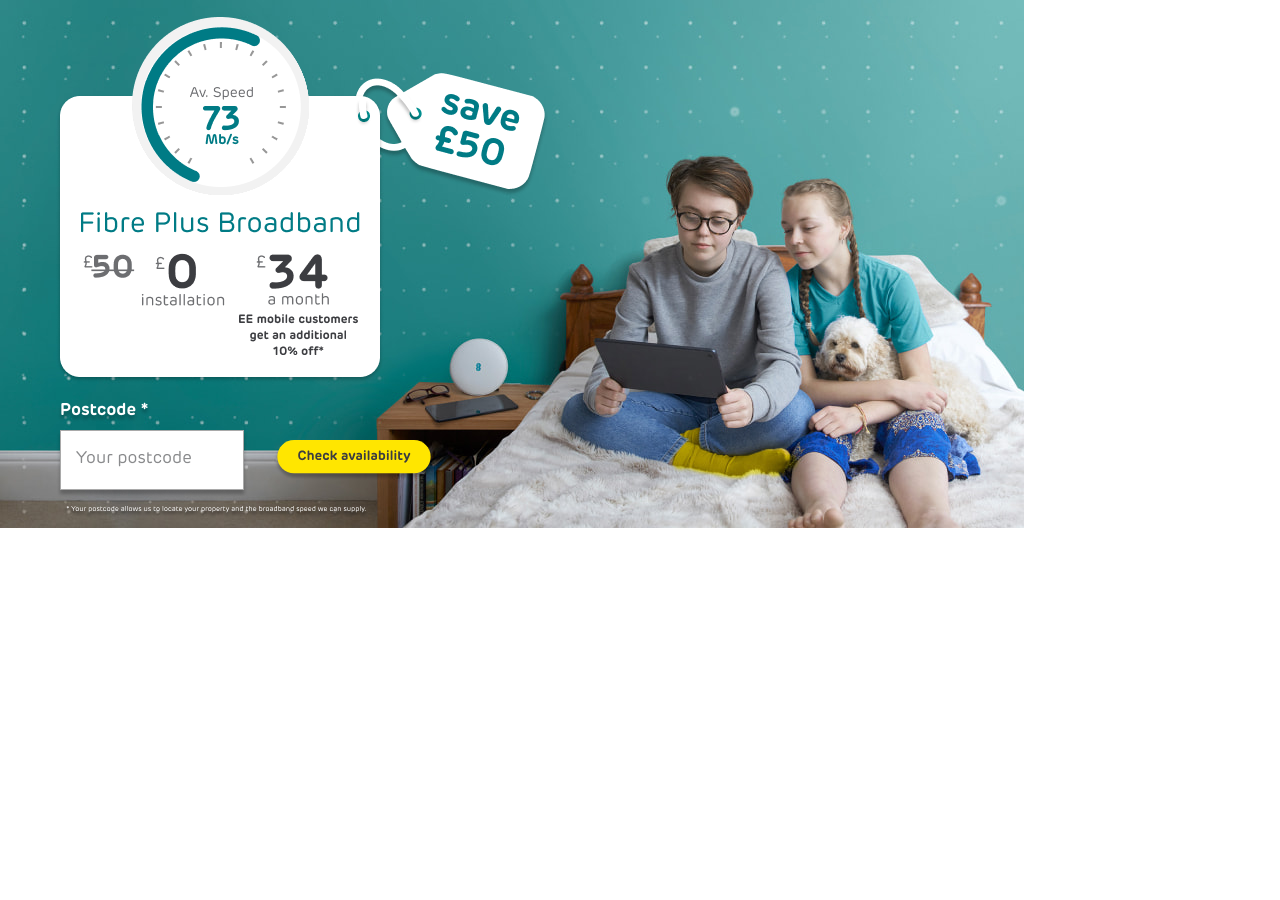
<file: 1024x528-proposition-1024px_828665399/index.html>
<html>
<head>
	<meta charset="utf-8">
	<title>1024x528 Proposition 1024px</title>
	<meta name="viewport" content="width=device-width, initial-scale=1.0, maximum-scale=1.0, user-scalable=no" />
	<link type="text/css" href="bannerify.css" rel="stylesheet" />
</head>
<body>
	<div id="banner1_609576017">
		<svg id="banner1_609576017Loader" style="position: absolute; top: 50%; left: 50%; margin-left: -19px; margin-top: -19px; z-index: 2;" width="38" height="38"><defs><linearGradient x1="8.042%" y1="0%" x2="65.682%" y2="23.865%" id="a"><stop stop-color="#666" stop-opacity="0" offset="0%"/><stop stop-color="#666" stop-opacity=".631" offset="63.146%"/><stop stop-color="#666" offset="100%"/></linearGradient></defs><g transform="translate(1 1)" fill="none" fill-rule="evenodd"><path d="M36 18c0-9.94-8.06-18-18-18" stroke="url(#a)" stroke-width="2"><animateTransform attributeName="transform" type="rotate" from="0 18 18" to="360 18 18" dur="0.9s" repeatCount="indefinite"/></path><circle fill="#666" cx="36" cy="18" r="1"><animateTransform attributeName="transform" type="rotate" from="0 18 18" to="360 18 18" dur="0.9s" repeatCount="indefinite"/></circle></g></svg>
			<div style="display: none;" id="b_1_banner1_609576017" class="js-bnfy">
				<img id="img_1_banner1_609576017" class="bnfy-enter" alt="Background" width="1024" height="528" src="images/background_593332370.jpg"/>
			</div>
			<div style="display: none;" id="b_2_banner1_609576017" class="js-bnfy">
				<img id="img_2_banner1_609576017" class="bnfy-enter" alt="Save £50 | Tag Label Icon | Right Bottom" width="199" height="133" src="images/save-50-tag-label-icon-right-bottom_378199174.png"/>
			</div>
			<div style="display: none;" id="b_3_banner1_609576017" class="js-bnfy">
				<img id="img_3_banner1_609576017" class="bnfy-enter" alt="Your postcode and la" width="434" height="14" src="images/your-postcode-and-la_205906516.svg"/>
			</div>
			<div style="display: none;" id="b_4_banner1_609576017" class="js-bnfy">
				<img id="img_4_banner1_609576017" class="bnfy-enter" alt="Form / Desktop / Label and Input Box" width="267" height="101" src="images/form-desktop-label-and-input-box_549285263.png"/>
			</div>
			<div style="display: none;" id="b_5_banner1_609576017" class="js-bnfy">
				<img id="img_5_banner1_609576017" class="bnfy-enter" alt="ΩΩ EE Library / CTA / Desktop / Primary CTA Yellow" width="184" height="40" src="images/ee-library-cta-desktop-primary-cta-yellow_414740442.svg"/>
			</div>
			<div style="display: none;" id="b_6_banner1_609576017" class="js-bnfy">
				<img id="img_6_banner1_609576017" class="bnfy-enter" alt="Plan Card Outer" width="328" height="370" src="images/plan-card-outer_149852568.png"/>
			</div>
			<div style="display: none;" id="b_7_banner1_609576017" class="js-bnfy">
				<img id="img_7_banner1_609576017" class="bnfy-enter" alt="Tag front" width="17" height="30" src="images/tag-front_711770017.png"/>
			</div>
			<div style="display: none;" id="b_8_banner1_609576017" class="js-bnfy">
				<img id="img_8_banner1_609576017" class="bnfy-enter" alt="Speed Indicator 33" width="177" height="176" src="images/speed-indicator-33_728335128.png"/>
			</div>
			<div style="display: none;" id="b_9_banner1_609576017" class="js-bnfy">
				<img id="img_9_banner1_609576017" class="bnfy-enter" alt="Speed Indicator 32" width="177" height="176" src="images/speed-indicator-32_147026061.png"/>
			</div>
			<div style="display: none;" id="b_10_banner1_609576017" class="js-bnfy">
				<img id="img_10_banner1_609576017" class="bnfy-enter" alt="Speed Indicator 31" width="177" height="176" src="images/speed-indicator-31_420665556.png"/>
			</div>
			<div style="display: none;" id="b_11_banner1_609576017" class="js-bnfy">
				<img id="img_11_banner1_609576017" class="bnfy-enter" alt="Speed Indicator 30" width="177" height="176" src="images/speed-indicator-30_639751553.png"/>
			</div>
			<div style="display: none;" id="b_12_banner1_609576017" class="js-bnfy">
				<img id="img_12_banner1_609576017" class="bnfy-enter" alt="Speed Indicator 29" width="177" height="176" src="images/speed-indicator-29_415815622.png"/>
			</div>
			
			</div>
			
			<script src="bannerify.js"></script>
			<noscript>
				<style>
					#banner1_609576017 div {
						display: block!important;
					}
					#banner1_609576017Loader {
						display: none!important;
					}
				</style>
			</noscript>
			</body>
			</html>
</file>
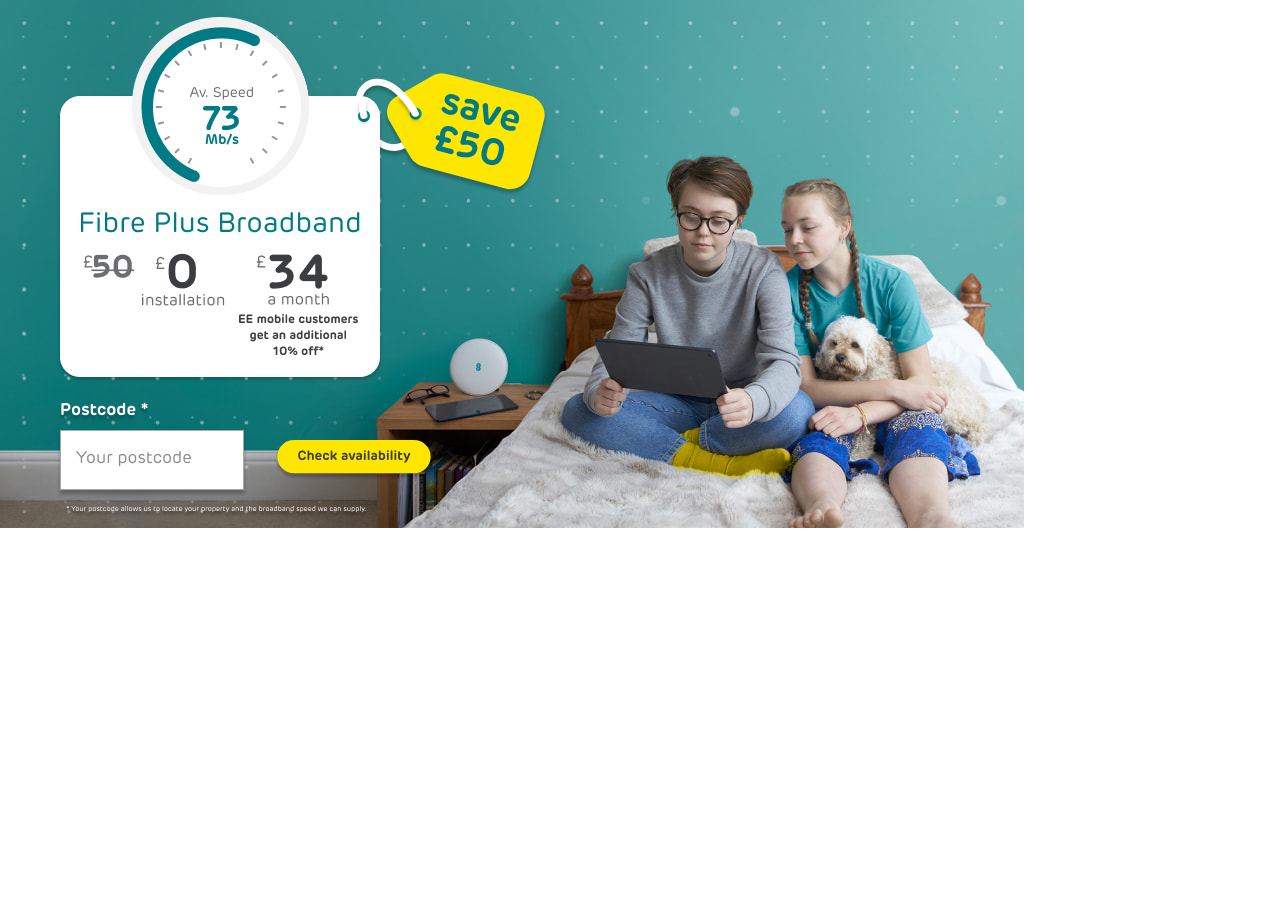
<file: 1024x528-proposition-1024px_992486620/index.html>
<html>
<head>
	<meta charset="utf-8">
	<title>1024x528 Proposition 1024px</title>
	<meta name="viewport" content="width=device-width, initial-scale=1.0, maximum-scale=1.0, user-scalable=no" />
	<link type="text/css" href="bannerify.css" rel="stylesheet" />
</head>
<body>
	<div id="banner2_809552782">
		<svg id="banner2_809552782Loader" style="position: absolute; top: 50%; left: 50%; margin-left: -19px; margin-top: -19px; z-index: 2;" width="38" height="38"><defs><linearGradient x1="8.042%" y1="0%" x2="65.682%" y2="23.865%" id="a"><stop stop-color="#666" stop-opacity="0" offset="0%"/><stop stop-color="#666" stop-opacity=".631" offset="63.146%"/><stop stop-color="#666" offset="100%"/></linearGradient></defs><g transform="translate(1 1)" fill="none" fill-rule="evenodd"><path d="M36 18c0-9.94-8.06-18-18-18" stroke="url(#a)" stroke-width="2"><animateTransform attributeName="transform" type="rotate" from="0 18 18" to="360 18 18" dur="0.9s" repeatCount="indefinite"/></path><circle fill="#666" cx="36" cy="18" r="1"><animateTransform attributeName="transform" type="rotate" from="0 18 18" to="360 18 18" dur="0.9s" repeatCount="indefinite"/></circle></g></svg>
			<div style="display: none;" id="b_1_banner2_809552782" class="js-bnfy">
				<img id="img_1_banner2_809552782" class="bnfy-enter" alt="Background" width="1024" height="528" src="images/background_422703830.jpg"/>
			</div>
			<div style="display: none;" id="b_2_banner2_809552782" class="js-bnfy">
				<img id="img_2_banner2_809552782" class="bnfy-enter" alt="Save £50 | Tag Label Icon | Right Bottom" width="199" height="133" src="images/save-50-tag-label-icon-right-bottom_377167842.png"/>
			</div>
			<div style="display: none;" id="b_3_banner2_809552782" class="js-bnfy">
				<img id="img_3_banner2_809552782" class="bnfy-enter" alt="Your postcode and la" width="434" height="14" src="images/your-postcode-and-la_943339773.svg"/>
			</div>
			<div style="display: none;" id="b_4_banner2_809552782" class="js-bnfy">
				<img id="img_4_banner2_809552782" class="bnfy-enter" alt="Form / Desktop / Label and Input Box" width="267" height="101" src="images/form-desktop-label-and-input-box_367548901.png"/>
			</div>
			<div style="display: none;" id="b_5_banner2_809552782" class="js-bnfy">
				<img id="img_5_banner2_809552782" class="bnfy-enter" alt="ΩΩ EE Library / CTA / Desktop / Primary CTA Yellow" width="184" height="40" src="images/ee-library-cta-desktop-primary-cta-yellow_748314540.svg"/>
			</div>
			<div style="display: none;" id="b_6_banner2_809552782" class="js-bnfy">
				<img id="img_6_banner2_809552782" class="bnfy-enter" alt="Plan Card Outer" width="328" height="370" src="images/plan-card-outer_214570958.png"/>
			</div>
			<div style="display: none;" id="b_7_banner2_809552782" class="js-bnfy">
				<img id="img_7_banner2_809552782" class="bnfy-enter" alt="Tag front" width="17" height="30" src="images/tag-front_710615821.png"/>
			</div>
			<div style="display: none;" id="b_8_banner2_809552782" class="js-bnfy">
				<img id="img_8_banner2_809552782" class="bnfy-enter" alt="Speed Indicator 33" width="177" height="176" src="images/speed-indicator-33_865939316.png"/>
			</div>
			<div style="display: none;" id="b_9_banner2_809552782" class="js-bnfy">
				<img id="img_9_banner2_809552782" class="bnfy-enter" alt="Speed Indicator 32" width="177" height="176" src="images/speed-indicator-32_334511283.png"/>
			</div>
			<div style="display: none;" id="b_10_banner2_809552782" class="js-bnfy">
				<img id="img_10_banner2_809552782" class="bnfy-enter" alt="Speed Indicator 31" width="177" height="176" src="images/speed-indicator-31_810669290.png"/>
			</div>
			<div style="display: none;" id="b_11_banner2_809552782" class="js-bnfy">
				<img id="img_11_banner2_809552782" class="bnfy-enter" alt="Speed Indicator 30" width="177" height="176" src="images/speed-indicator-30_083670848.png"/>
			</div>
			<div style="display: none;" id="b_12_banner2_809552782" class="js-bnfy">
				<img id="img_12_banner2_809552782" class="bnfy-enter" alt="Speed Indicator 29" width="177" height="176" src="images/speed-indicator-29_598165151.png"/>
			</div>
			
			</div>
			
			<script src="bannerify.js"></script>
			<noscript>
				<style>
					#banner2_809552782 div {
						display: block!important;
					}
					#banner2_809552782Loader {
						display: none!important;
					}
				</style>
			</noscript>
			</body>
			</html>
</file>
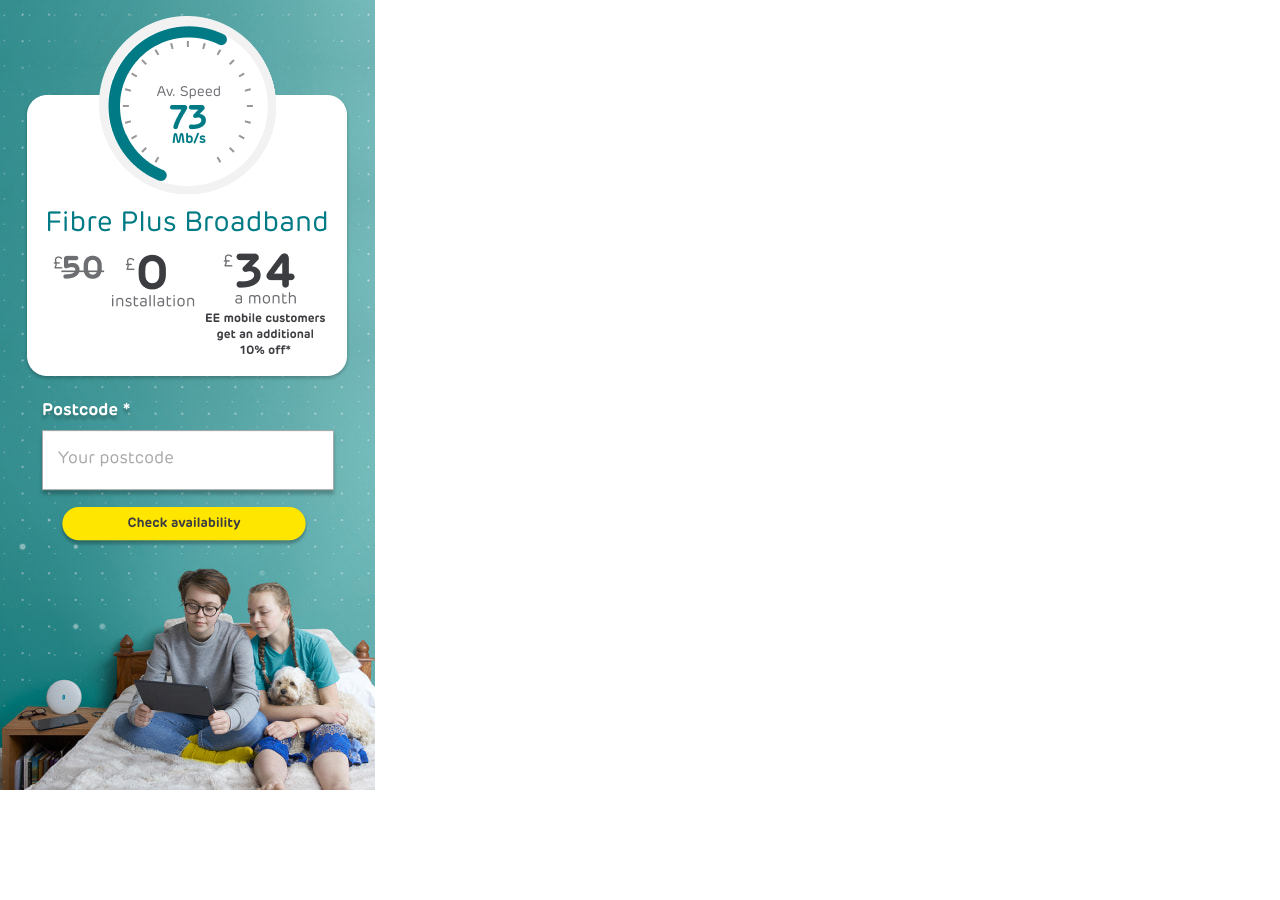
<file: 375x790-proposition-375_410652009/index.html>
<html>
<head>
	<meta charset="utf-8">
	<title>375x790 Proposition 375</title>
	<meta name="viewport" content="width=device-width, initial-scale=1.0, maximum-scale=1.0, user-scalable=no" />
	<link type="text/css" href="bannerify.css" rel="stylesheet" />
</head>
<body>
	<div id="banner3_691932407">
		<svg id="banner3_691932407Loader" style="position: absolute; top: 50%; left: 50%; margin-left: -19px; margin-top: -19px; z-index: 2;" width="38" height="38"><defs><linearGradient x1="8.042%" y1="0%" x2="65.682%" y2="23.865%" id="a"><stop stop-color="#666" stop-opacity="0" offset="0%"/><stop stop-color="#666" stop-opacity=".631" offset="63.146%"/><stop stop-color="#666" offset="100%"/></linearGradient></defs><g transform="translate(1 1)" fill="none" fill-rule="evenodd"><path d="M36 18c0-9.94-8.06-18-18-18" stroke="url(#a)" stroke-width="2"><animateTransform attributeName="transform" type="rotate" from="0 18 18" to="360 18 18" dur="0.9s" repeatCount="indefinite"/></path><circle fill="#666" cx="36" cy="18" r="1"><animateTransform attributeName="transform" type="rotate" from="0 18 18" to="360 18 18" dur="0.9s" repeatCount="indefinite"/></circle></g></svg>
			<div style="display: none;" id="b_1_banner3_691932407" class="js-bnfy">
				<img id="img_1_banner3_691932407" class="bnfy-enter" alt="Background" width="375" height="790" src="images/background_497327505.jpg"/>
			</div>
			<div style="display: none;" id="b_2_banner3_691932407" class="js-bnfy">
				<img id="img_2_banner3_691932407" class="bnfy-enter" alt="mobile/yellow primary" width="292" height="40" src="images/mobile-yellow-primary_806482253.svg"/>
			</div>
			<div style="display: none;" id="b_3_banner3_691932407" class="js-bnfy">
				<img id="img_3_banner3_691932407" class="bnfy-enter" alt="Form / Desktop / Label and Input Box" width="300" height="100" src="images/form-desktop-label-and-input-box_629992451.png"/>
			</div>
			<div style="display: none;" id="b_4_banner3_691932407" class="js-bnfy">
				<img id="img_4_banner3_691932407" class="bnfy-enter" alt="Plan Card Outer" width="328" height="370" src="images/plan-card-outer_826483557.png"/>
			</div>
			<div style="display: none;" id="b_5_banner3_691932407" class="js-bnfy">
				<img id="img_5_banner3_691932407" class="bnfy-enter" alt="Upfront Cost 1" width="145" height="65" src="images/upfront-cost-1_264779736.png"/>
			</div>
			<div style="display: none;" id="b_6_banner3_691932407" class="js-bnfy">
				<img id="img_6_banner3_691932407" class="bnfy-enter" alt="Upfront Cost 2" width="145" height="65" src="images/upfront-cost-2_082486690.png"/>
			</div>
			<div style="display: none;" id="b_7_banner3_691932407" class="js-bnfy">
				<img id="img_7_banner3_691932407" class="bnfy-enter" alt="Speed Indicator 33" width="177" height="176" src="images/speed-indicator-33_099624937.png"/>
			</div>
			<div style="display: none;" id="b_8_banner3_691932407" class="js-bnfy">
				<img id="img_8_banner3_691932407" class="bnfy-enter" alt="Speed Indicator 32" width="177" height="176" src="images/speed-indicator-32_683340103.png"/>
			</div>
			<div style="display: none;" id="b_9_banner3_691932407" class="js-bnfy">
				<img id="img_9_banner3_691932407" class="bnfy-enter" alt="Speed Indicator 31" width="177" height="176" src="images/speed-indicator-31_897580923.png"/>
			</div>
			<div style="display: none;" id="b_10_banner3_691932407" class="js-bnfy">
				<img id="img_10_banner3_691932407" class="bnfy-enter" alt="Speed Indicator 30" width="177" height="176" src="images/speed-indicator-30_292504917.png"/>
			</div>
			<div style="display: none;" id="b_11_banner3_691932407" class="js-bnfy">
				<img id="img_11_banner3_691932407" class="bnfy-enter" alt="Speed Indicator 29" width="177" height="176" src="images/speed-indicator-29_926256437.png"/>
			</div>
			
			</div>
			
			<script src="bannerify.js"></script>
			<noscript>
				<style>
					#banner3_691932407 div {
						display: block!important;
					}
					#banner3_691932407Loader {
						display: none!important;
					}
				</style>
			</noscript>
			</body>
			</html>
</file>
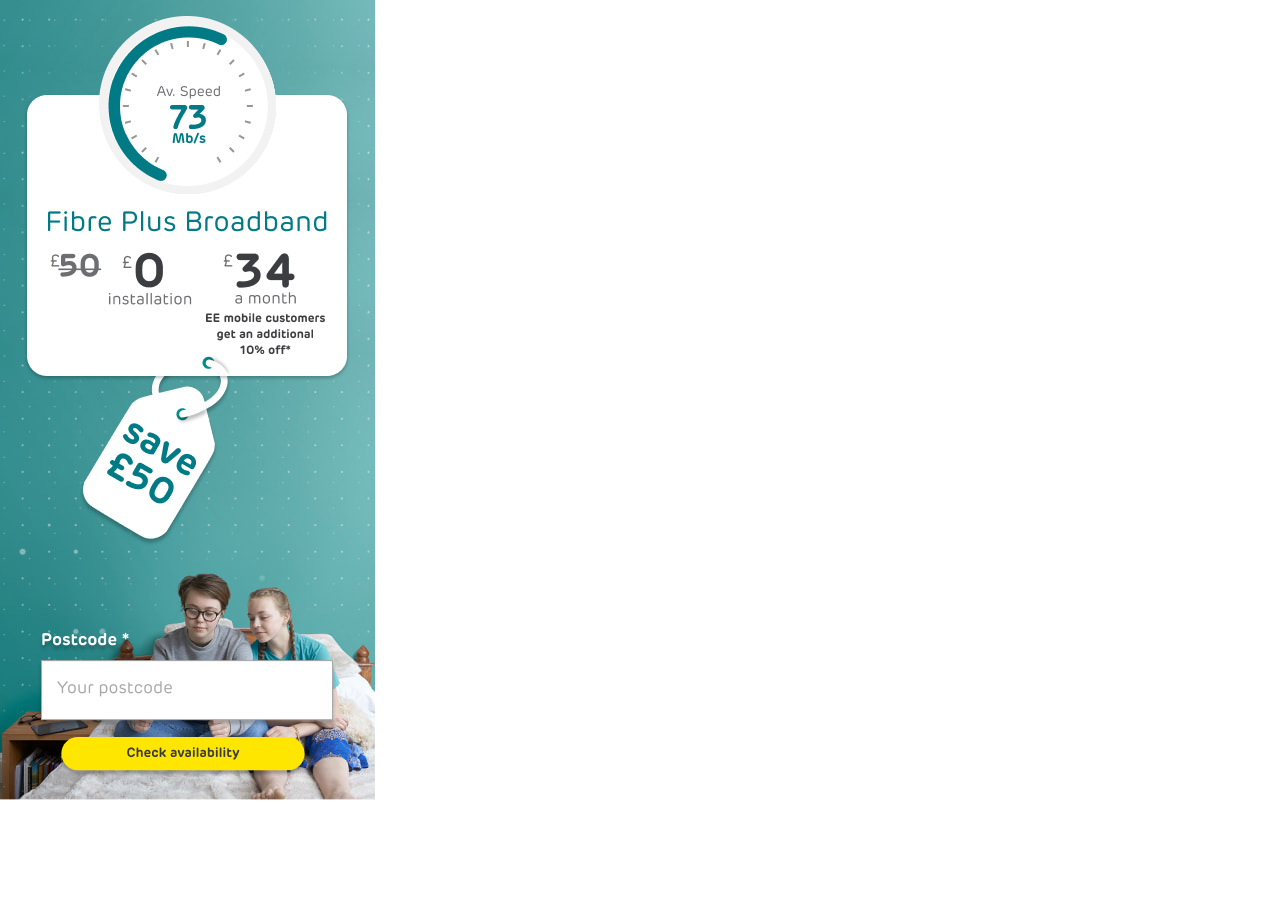
<file: 375x800-proposition-375-2_134991200/index.html>
<html>
<head>
	<meta charset="utf-8">
	<title>375x800 Proposition 375 2</title>
	<meta name="viewport" content="width=device-width, initial-scale=1.0, maximum-scale=1.0, user-scalable=no" />
	<link type="text/css" href="bannerify.css" rel="stylesheet" />
</head>
<body>
	<div id="banner4_090448924">
		<svg id="banner4_090448924Loader" style="position: absolute; top: 50%; left: 50%; margin-left: -19px; margin-top: -19px; z-index: 2;" width="38" height="38"><defs><linearGradient x1="8.042%" y1="0%" x2="65.682%" y2="23.865%" id="a"><stop stop-color="#666" stop-opacity="0" offset="0%"/><stop stop-color="#666" stop-opacity=".631" offset="63.146%"/><stop stop-color="#666" offset="100%"/></linearGradient></defs><g transform="translate(1 1)" fill="none" fill-rule="evenodd"><path d="M36 18c0-9.94-8.06-18-18-18" stroke="url(#a)" stroke-width="2"><animateTransform attributeName="transform" type="rotate" from="0 18 18" to="360 18 18" dur="0.9s" repeatCount="indefinite"/></path><circle fill="#666" cx="36" cy="18" r="1"><animateTransform attributeName="transform" type="rotate" from="0 18 18" to="360 18 18" dur="0.9s" repeatCount="indefinite"/></circle></g></svg>
			<div style="display: none;" id="b_1_banner4_090448924" class="js-bnfy">
				<img id="img_1_banner4_090448924" class="bnfy-enter" alt="Background 1 1" width="375" height="800" src="images/background-1-1_082946707.jpg"/>
			</div>
			<div style="display: none;" id="b_2_banner4_090448924" class="js-bnfy">
				<img id="img_2_banner4_090448924" class="bnfy-enter" alt="mobile/yellow primary" width="292" height="40" src="images/mobile-yellow-primary_121493656.svg"/>
			</div>
			<div style="display: none;" id="b_3_banner4_090448924" class="js-bnfy">
				<img id="img_3_banner4_090448924" class="bnfy-enter" alt="Form / Desktop / Label and Input Box" width="300" height="100" src="images/form-desktop-label-and-input-box_492224881.png"/>
			</div>
			<div style="display: none;" id="b_4_banner4_090448924" class="js-bnfy">
				<img id="img_4_banner4_090448924" class="bnfy-enter" alt="Save £50 | Tag Label Icon | Right Bottom Mobile" width="181" height="226" src="images/save-50-tag-label-icon-right-bottom-mobile_403556971.png"/>
			</div>
			<div style="display: none;" id="b_5_banner4_090448924" class="js-bnfy">
				<img id="img_5_banner4_090448924" class="bnfy-enter" alt="Plan Card Outer" width="328" height="370" src="images/plan-card-outer_037379479.png"/>
			</div>
			<div style="display: none;" id="b_6_banner4_090448924" class="js-bnfy">
				<img id="img_6_banner4_090448924" class="bnfy-enter" alt="Speed Indicator 33" width="177" height="176" src="images/speed-indicator-33_200215876.png"/>
			</div>
			<div style="display: none;" id="b_7_banner4_090448924" class="js-bnfy">
				<img id="img_7_banner4_090448924" class="bnfy-enter" alt="Speed Indicator 32" width="177" height="176" src="images/speed-indicator-32_965786064.png"/>
			</div>
			<div style="display: none;" id="b_8_banner4_090448924" class="js-bnfy">
				<img id="img_8_banner4_090448924" class="bnfy-enter" alt="Speed Indicator 31" width="177" height="176" src="images/speed-indicator-31_626846520.png"/>
			</div>
			<div style="display: none;" id="b_9_banner4_090448924" class="js-bnfy">
				<img id="img_9_banner4_090448924" class="bnfy-enter" alt="Speed Indicator 30" width="177" height="176" src="images/speed-indicator-30_858702519.png"/>
			</div>
			<div style="display: none;" id="b_10_banner4_090448924" class="js-bnfy">
				<img id="img_10_banner4_090448924" class="bnfy-enter" alt="Speed Indicator 29" width="177" height="176" src="images/speed-indicator-29_742096809.png"/>
			</div>
			<div style="display: none;" id="b_11_banner4_090448924" class="js-bnfy">
				<img id="img_11_banner4_090448924" class="bnfy-enter" alt="Tag End" width="36" height="33" src="images/tag-end_211638087.png"/>
			</div>
			
			</div>
			
			<script src="bannerify.js"></script>
			<noscript>
				<style>
					#banner4_090448924 div {
						display: block!important;
					}
					#banner4_090448924Loader {
						display: none!important;
					}
				</style>
			</noscript>
			</body>
			</html>
</file>
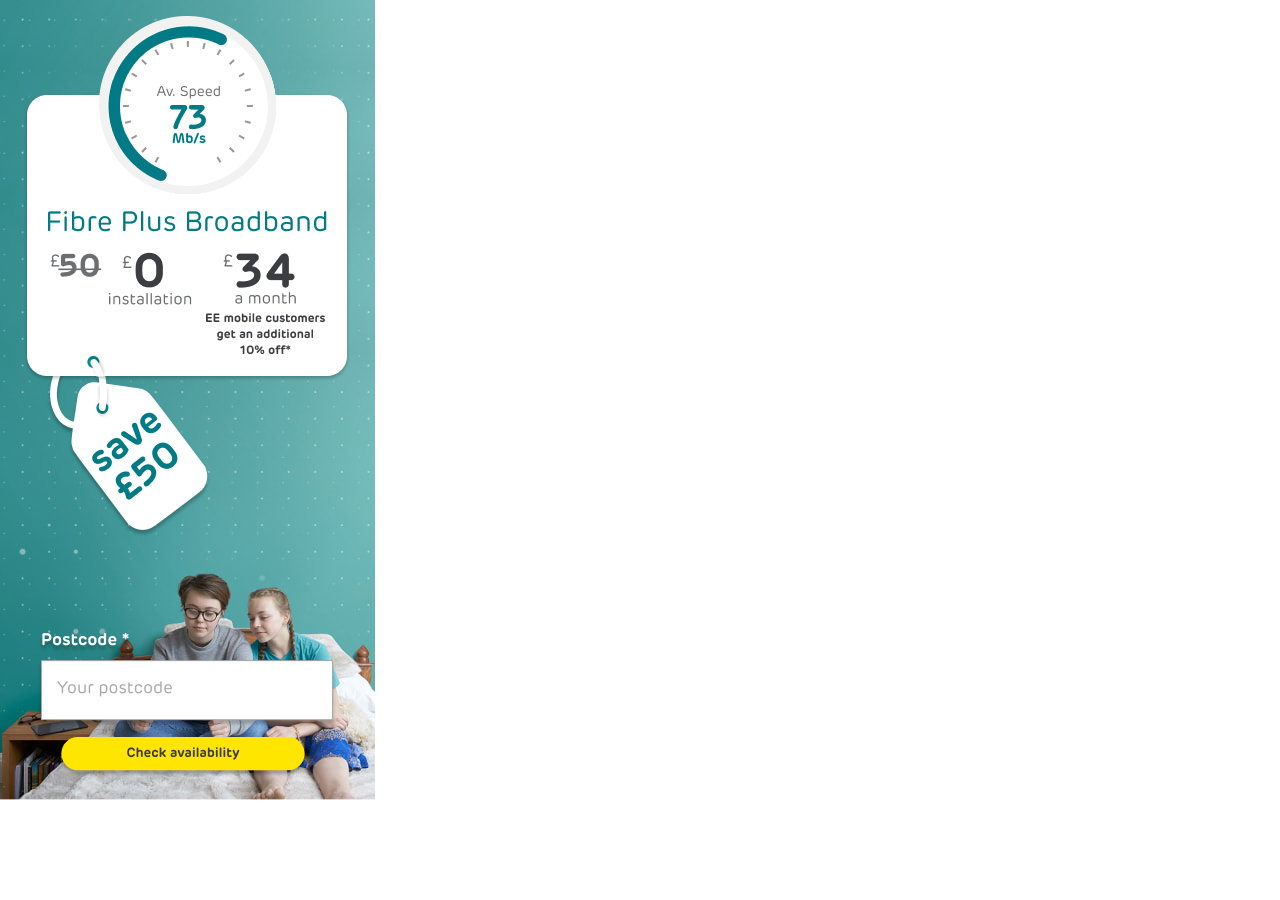
<file: 375x800-proposition-375-3_358857822/index.html>
<html>
<head>
	<meta charset="utf-8">
	<title>375x800 Proposition 375 3</title>
	<meta name="viewport" content="width=device-width, initial-scale=1.0, maximum-scale=1.0, user-scalable=no" />
	<link type="text/css" href="bannerify.css" rel="stylesheet" />
</head>
<body>
	<div id="banner5_955926762">
		<svg id="banner5_955926762Loader" style="position: absolute; top: 50%; left: 50%; margin-left: -19px; margin-top: -19px; z-index: 2;" width="38" height="38"><defs><linearGradient x1="8.042%" y1="0%" x2="65.682%" y2="23.865%" id="a"><stop stop-color="#666" stop-opacity="0" offset="0%"/><stop stop-color="#666" stop-opacity=".631" offset="63.146%"/><stop stop-color="#666" offset="100%"/></linearGradient></defs><g transform="translate(1 1)" fill="none" fill-rule="evenodd"><path d="M36 18c0-9.94-8.06-18-18-18" stroke="url(#a)" stroke-width="2"><animateTransform attributeName="transform" type="rotate" from="0 18 18" to="360 18 18" dur="0.9s" repeatCount="indefinite"/></path><circle fill="#666" cx="36" cy="18" r="1"><animateTransform attributeName="transform" type="rotate" from="0 18 18" to="360 18 18" dur="0.9s" repeatCount="indefinite"/></circle></g></svg>
			<div style="display: none;" id="b_1_banner5_955926762" class="js-bnfy">
				<img id="img_1_banner5_955926762" class="bnfy-enter" alt="Background 1 1" width="375" height="800" src="images/background-1-1_526781425.jpg"/>
			</div>
			<div style="display: none;" id="b_2_banner5_955926762" class="js-bnfy">
				<img id="img_2_banner5_955926762" class="bnfy-enter" alt="mobile/yellow primary" width="292" height="40" src="images/mobile-yellow-primary_664293654.svg"/>
			</div>
			<div style="display: none;" id="b_3_banner5_955926762" class="js-bnfy">
				<img id="img_3_banner5_955926762" class="bnfy-enter" alt="Form / Desktop / Label and Input Box" width="300" height="100" src="images/form-desktop-label-and-input-box_054352668.png"/>
			</div>
			<div style="display: none;" id="b_4_banner5_955926762" class="js-bnfy">
				<img id="img_4_banner5_955926762" class="bnfy-enter" alt="Save £50 | Tag Label Icon | Right Bottom Mobile" width="236" height="226" src="images/save-50-tag-label-icon-right-bottom-mobile_578450068.png"/>
			</div>
			<div style="display: none;" id="b_5_banner5_955926762" class="js-bnfy">
				<img id="img_5_banner5_955926762" class="bnfy-enter" alt="Plan Card Outer" width="328" height="370" src="images/plan-card-outer_071379209.png"/>
			</div>
			<div style="display: none;" id="b_6_banner5_955926762" class="js-bnfy">
				<img id="img_6_banner5_955926762" class="bnfy-enter" alt="Speed Indicator 33" width="177" height="176" src="images/speed-indicator-33_574537112.png"/>
			</div>
			<div style="display: none;" id="b_7_banner5_955926762" class="js-bnfy">
				<img id="img_7_banner5_955926762" class="bnfy-enter" alt="Speed Indicator 32" width="177" height="176" src="images/speed-indicator-32_820480273.png"/>
			</div>
			<div style="display: none;" id="b_8_banner5_955926762" class="js-bnfy">
				<img id="img_8_banner5_955926762" class="bnfy-enter" alt="Speed Indicator 31" width="177" height="176" src="images/speed-indicator-31_622808747.png"/>
			</div>
			<div style="display: none;" id="b_9_banner5_955926762" class="js-bnfy">
				<img id="img_9_banner5_955926762" class="bnfy-enter" alt="Speed Indicator 30" width="177" height="176" src="images/speed-indicator-30_674546860.png"/>
			</div>
			<div style="display: none;" id="b_10_banner5_955926762" class="js-bnfy">
				<img id="img_10_banner5_955926762" class="bnfy-enter" alt="Speed Indicator 29" width="177" height="176" src="images/speed-indicator-29_625072878.png"/>
			</div>
			<div style="display: none;" id="b_11_banner5_955926762" class="js-bnfy">
				<img id="img_11_banner5_955926762" class="bnfy-enter" alt="Tag End" width="23" height="30" src="images/tag-end_946826240.png"/>
			</div>
			
			</div>
			
			<script src="bannerify.js"></script>
			<noscript>
				<style>
					#banner5_955926762 div {
						display: block!important;
					}
					#banner5_955926762Loader {
						display: none!important;
					}
				</style>
			</noscript>
			</body>
			</html>
</file>
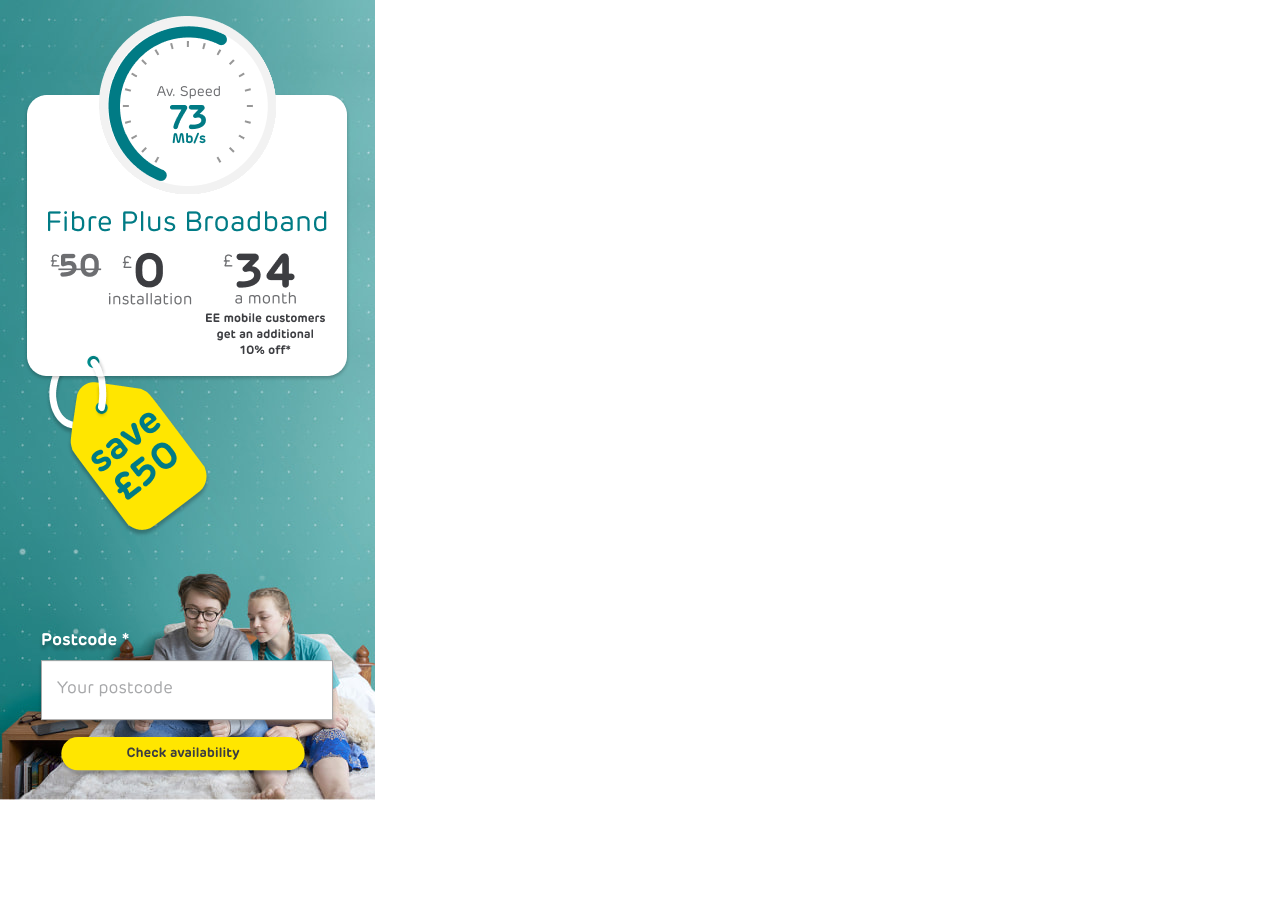
<file: 375x800-proposition-375-4_052634234/index.html>
<html>
<head>
	<meta charset="utf-8">
	<title>375x800 Proposition 375 4</title>
	<meta name="viewport" content="width=device-width, initial-scale=1.0, maximum-scale=1.0, user-scalable=no" />
	<link type="text/css" href="bannerify.css" rel="stylesheet" />
</head>
<body>
	<div id="banner6_764683290">
		<svg id="banner6_764683290Loader" style="position: absolute; top: 50%; left: 50%; margin-left: -19px; margin-top: -19px; z-index: 2;" width="38" height="38"><defs><linearGradient x1="8.042%" y1="0%" x2="65.682%" y2="23.865%" id="a"><stop stop-color="#666" stop-opacity="0" offset="0%"/><stop stop-color="#666" stop-opacity=".631" offset="63.146%"/><stop stop-color="#666" offset="100%"/></linearGradient></defs><g transform="translate(1 1)" fill="none" fill-rule="evenodd"><path d="M36 18c0-9.94-8.06-18-18-18" stroke="url(#a)" stroke-width="2"><animateTransform attributeName="transform" type="rotate" from="0 18 18" to="360 18 18" dur="0.9s" repeatCount="indefinite"/></path><circle fill="#666" cx="36" cy="18" r="1"><animateTransform attributeName="transform" type="rotate" from="0 18 18" to="360 18 18" dur="0.9s" repeatCount="indefinite"/></circle></g></svg>
			<div style="display: none;" id="b_1_banner6_764683290" class="js-bnfy">
				<img id="img_1_banner6_764683290" class="bnfy-enter" alt="Background 1 1" width="375" height="800" src="images/background-1-1_860368236.jpg"/>
			</div>
			<div style="display: none;" id="b_2_banner6_764683290" class="js-bnfy">
				<img id="img_2_banner6_764683290" class="bnfy-enter" alt="mobile/yellow primary" width="292" height="40" src="images/mobile-yellow-primary_904601717.svg"/>
			</div>
			<div style="display: none;" id="b_3_banner6_764683290" class="js-bnfy">
				<img id="img_3_banner6_764683290" class="bnfy-enter" alt="Form / Desktop / Label and Input Box" width="300" height="100" src="images/form-desktop-label-and-input-box_505247130.png"/>
			</div>
			<div style="display: none;" id="b_4_banner6_764683290" class="js-bnfy">
				<img id="img_4_banner6_764683290" class="bnfy-enter" alt="Save £50 | Tag Label Icon | Right Bottom Mobile" width="236" height="226" src="images/save-50-tag-label-icon-right-bottom-mobile_584350590.png"/>
			</div>
			<div style="display: none;" id="b_5_banner6_764683290" class="js-bnfy">
				<img id="img_5_banner6_764683290" class="bnfy-enter" alt="Plan Card Outer" width="328" height="370" src="images/plan-card-outer_143647783.png"/>
			</div>
			<div style="display: none;" id="b_6_banner6_764683290" class="js-bnfy">
				<img id="img_6_banner6_764683290" class="bnfy-enter" alt="Speed Indicator 33" width="177" height="176" src="images/speed-indicator-33_362479438.png"/>
			</div>
			<div style="display: none;" id="b_7_banner6_764683290" class="js-bnfy">
				<img id="img_7_banner6_764683290" class="bnfy-enter" alt="Speed Indicator 32" width="177" height="176" src="images/speed-indicator-32_550387390.png"/>
			</div>
			<div style="display: none;" id="b_8_banner6_764683290" class="js-bnfy">
				<img id="img_8_banner6_764683290" class="bnfy-enter" alt="Speed Indicator 31" width="177" height="176" src="images/speed-indicator-31_289892068.png"/>
			</div>
			<div style="display: none;" id="b_9_banner6_764683290" class="js-bnfy">
				<img id="img_9_banner6_764683290" class="bnfy-enter" alt="Speed Indicator 30" width="177" height="176" src="images/speed-indicator-30_720901804.png"/>
			</div>
			<div style="display: none;" id="b_10_banner6_764683290" class="js-bnfy">
				<img id="img_10_banner6_764683290" class="bnfy-enter" alt="Speed Indicator 29" width="177" height="176" src="images/speed-indicator-29_577695117.png"/>
			</div>
			<div style="display: none;" id="b_11_banner6_764683290" class="js-bnfy">
				<img id="img_11_banner6_764683290" class="bnfy-enter" alt="Tag End" width="23" height="30" src="images/tag-end_481086009.png"/>
			</div>
			
			</div>
			
			<script src="bannerify.js"></script>
			<noscript>
				<style>
					#banner6_764683290 div {
						display: block!important;
					}
					#banner6_764683290Loader {
						display: none!important;
					}
				</style>
			</noscript>
			</body>
			</html>
</file>
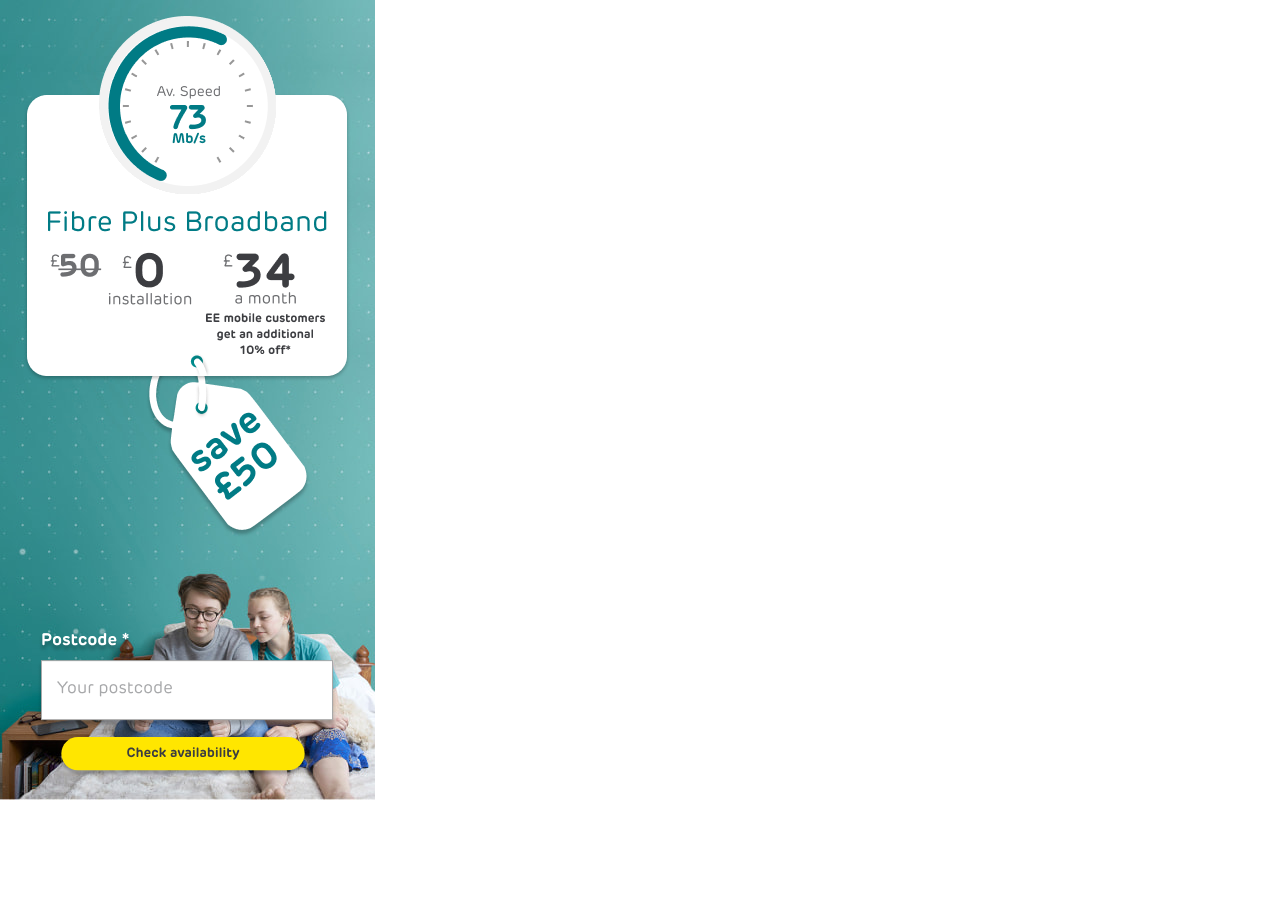
<file: 375x800-proposition-375-5_884745732/index.html>
<html>
<head>
	<meta charset="utf-8">
	<title>375x800 Proposition 375 5</title>
	<meta name="viewport" content="width=device-width, initial-scale=1.0, maximum-scale=1.0, user-scalable=no" />
	<link type="text/css" href="bannerify.css" rel="stylesheet" />
</head>
<body>
	<div id="banner7_105062939">
		<svg id="banner7_105062939Loader" style="position: absolute; top: 50%; left: 50%; margin-left: -19px; margin-top: -19px; z-index: 2;" width="38" height="38"><defs><linearGradient x1="8.042%" y1="0%" x2="65.682%" y2="23.865%" id="a"><stop stop-color="#666" stop-opacity="0" offset="0%"/><stop stop-color="#666" stop-opacity=".631" offset="63.146%"/><stop stop-color="#666" offset="100%"/></linearGradient></defs><g transform="translate(1 1)" fill="none" fill-rule="evenodd"><path d="M36 18c0-9.94-8.06-18-18-18" stroke="url(#a)" stroke-width="2"><animateTransform attributeName="transform" type="rotate" from="0 18 18" to="360 18 18" dur="0.9s" repeatCount="indefinite"/></path><circle fill="#666" cx="36" cy="18" r="1"><animateTransform attributeName="transform" type="rotate" from="0 18 18" to="360 18 18" dur="0.9s" repeatCount="indefinite"/></circle></g></svg>
			<div style="display: none;" id="b_1_banner7_105062939" class="js-bnfy">
				<img id="img_1_banner7_105062939" class="bnfy-enter" alt="Background 1 1" width="375" height="800" src="images/background-1-1_318685786.jpg"/>
			</div>
			<div style="display: none;" id="b_2_banner7_105062939" class="js-bnfy">
				<img id="img_2_banner7_105062939" class="bnfy-enter" alt="mobile/yellow primary" width="292" height="40" src="images/mobile-yellow-primary_683704241.svg"/>
			</div>
			<div style="display: none;" id="b_3_banner7_105062939" class="js-bnfy">
				<img id="img_3_banner7_105062939" class="bnfy-enter" alt="Form / Desktop / Label and Input Box" width="300" height="100" src="images/form-desktop-label-and-input-box_913554155.png"/>
			</div>
			<div style="display: none;" id="b_4_banner7_105062939" class="js-bnfy">
				<img id="img_4_banner7_105062939" class="bnfy-enter" alt="Save £50 | Tag Label Icon | Right Bottom Mobile" width="236" height="226" src="images/save-50-tag-label-icon-right-bottom-mobile_598675514.png"/>
			</div>
			<div style="display: none;" id="b_5_banner7_105062939" class="js-bnfy">
				<img id="img_5_banner7_105062939" class="bnfy-enter" alt="Plan Card Outer" width="328" height="370" src="images/plan-card-outer_414442362.png"/>
			</div>
			<div style="display: none;" id="b_6_banner7_105062939" class="js-bnfy">
				<img id="img_6_banner7_105062939" class="bnfy-enter" alt="Speed Indicator 33" width="177" height="176" src="images/speed-indicator-33_023878990.png"/>
			</div>
			<div style="display: none;" id="b_7_banner7_105062939" class="js-bnfy">
				<img id="img_7_banner7_105062939" class="bnfy-enter" alt="Speed Indicator 32" width="177" height="176" src="images/speed-indicator-32_157655486.png"/>
			</div>
			<div style="display: none;" id="b_8_banner7_105062939" class="js-bnfy">
				<img id="img_8_banner7_105062939" class="bnfy-enter" alt="Speed Indicator 31" width="177" height="176" src="images/speed-indicator-31_223019756.png"/>
			</div>
			<div style="display: none;" id="b_9_banner7_105062939" class="js-bnfy">
				<img id="img_9_banner7_105062939" class="bnfy-enter" alt="Speed Indicator 30" width="177" height="176" src="images/speed-indicator-30_089963851.png"/>
			</div>
			<div style="display: none;" id="b_10_banner7_105062939" class="js-bnfy">
				<img id="img_10_banner7_105062939" class="bnfy-enter" alt="Speed Indicator 29" width="177" height="176" src="images/speed-indicator-29_837545782.png"/>
			</div>
			<div style="display: none;" id="b_11_banner7_105062939" class="js-bnfy">
				<img id="img_11_banner7_105062939" class="bnfy-enter" alt="Tag End" width="23" height="31" src="images/tag-end_762947481.png"/>
			</div>
			
			</div>
			
			<script src="bannerify.js"></script>
			<noscript>
				<style>
					#banner7_105062939 div {
						display: block!important;
					}
					#banner7_105062939Loader {
						display: none!important;
					}
				</style>
			</noscript>
			</body>
			</html>
</file>
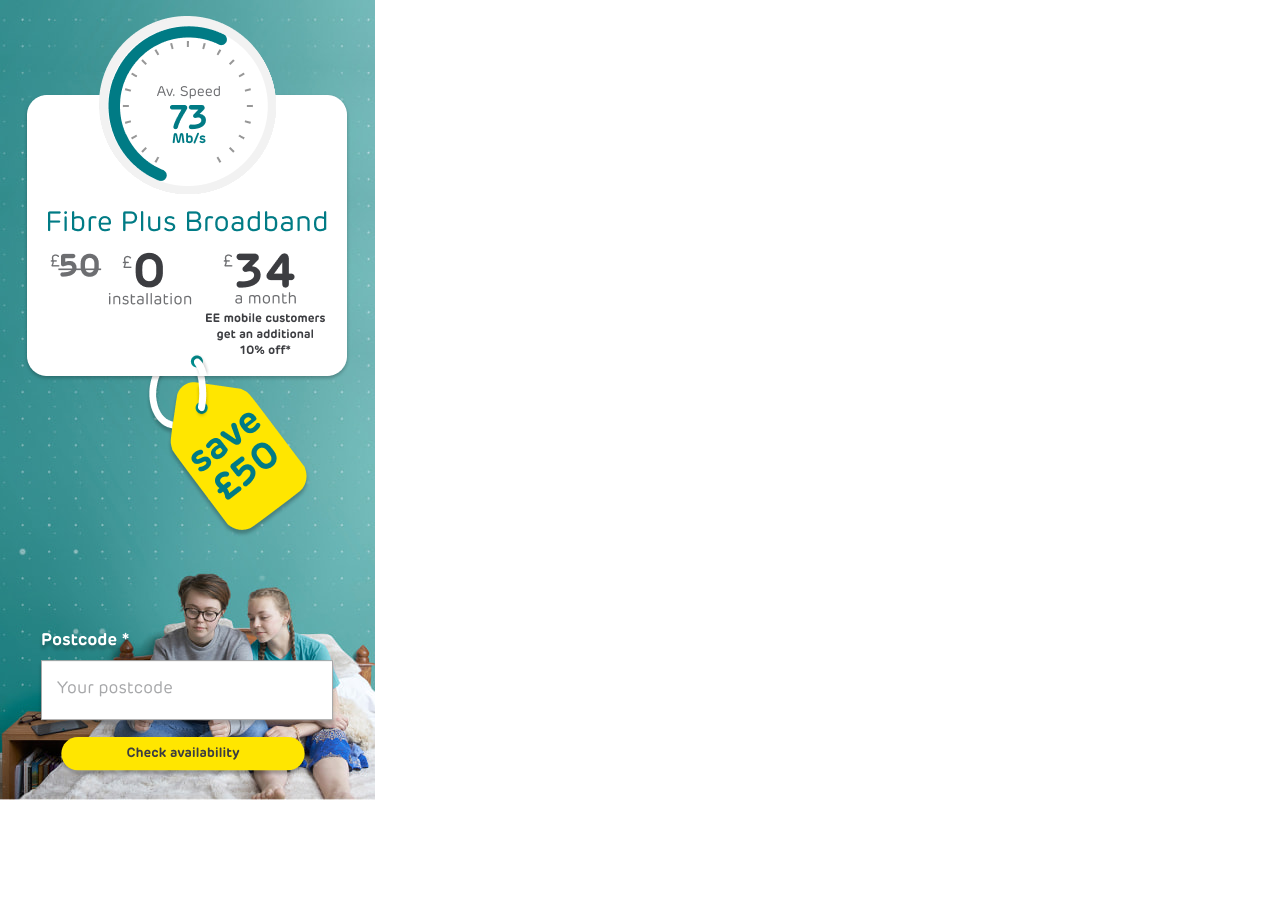
<file: 375x800-proposition-375-6_066475869/index.html>
<html>
<head>
	<meta charset="utf-8">
	<title>375x800 Proposition 375 6</title>
	<meta name="viewport" content="width=device-width, initial-scale=1.0, maximum-scale=1.0, user-scalable=no" />
	<link type="text/css" href="bannerify.css" rel="stylesheet" />
</head>
<body>
	<div id="banner8_553303120">
		<svg id="banner8_553303120Loader" style="position: absolute; top: 50%; left: 50%; margin-left: -19px; margin-top: -19px; z-index: 2;" width="38" height="38"><defs><linearGradient x1="8.042%" y1="0%" x2="65.682%" y2="23.865%" id="a"><stop stop-color="#666" stop-opacity="0" offset="0%"/><stop stop-color="#666" stop-opacity=".631" offset="63.146%"/><stop stop-color="#666" offset="100%"/></linearGradient></defs><g transform="translate(1 1)" fill="none" fill-rule="evenodd"><path d="M36 18c0-9.94-8.06-18-18-18" stroke="url(#a)" stroke-width="2"><animateTransform attributeName="transform" type="rotate" from="0 18 18" to="360 18 18" dur="0.9s" repeatCount="indefinite"/></path><circle fill="#666" cx="36" cy="18" r="1"><animateTransform attributeName="transform" type="rotate" from="0 18 18" to="360 18 18" dur="0.9s" repeatCount="indefinite"/></circle></g></svg>
			<div style="display: none;" id="b_1_banner8_553303120" class="js-bnfy">
				<img id="img_1_banner8_553303120" class="bnfy-enter" alt="Background 1 1" width="375" height="800" src="images/background-1-1_673402698.jpg"/>
			</div>
			<div style="display: none;" id="b_2_banner8_553303120" class="js-bnfy">
				<img id="img_2_banner8_553303120" class="bnfy-enter" alt="mobile/yellow primary" width="292" height="40" src="images/mobile-yellow-primary_629318733.svg"/>
			</div>
			<div style="display: none;" id="b_3_banner8_553303120" class="js-bnfy">
				<img id="img_3_banner8_553303120" class="bnfy-enter" alt="Form / Desktop / Label and Input Box" width="300" height="100" src="images/form-desktop-label-and-input-box_548748335.png"/>
			</div>
			<div style="display: none;" id="b_4_banner8_553303120" class="js-bnfy">
				<img id="img_4_banner8_553303120" class="bnfy-enter" alt="Save £50 | Tag Label Icon | Right Bottom Mobile" width="236" height="226" src="images/save-50-tag-label-icon-right-bottom-mobile_818938243.png"/>
			</div>
			<div style="display: none;" id="b_5_banner8_553303120" class="js-bnfy">
				<img id="img_5_banner8_553303120" class="bnfy-enter" alt="Plan Card Outer" width="328" height="370" src="images/plan-card-outer_840114303.png"/>
			</div>
			<div style="display: none;" id="b_6_banner8_553303120" class="js-bnfy">
				<img id="img_6_banner8_553303120" class="bnfy-enter" alt="Speed Indicator 33" width="177" height="176" src="images/speed-indicator-33_982882025.png"/>
			</div>
			<div style="display: none;" id="b_7_banner8_553303120" class="js-bnfy">
				<img id="img_7_banner8_553303120" class="bnfy-enter" alt="Speed Indicator 32" width="177" height="176" src="images/speed-indicator-32_192329034.png"/>
			</div>
			<div style="display: none;" id="b_8_banner8_553303120" class="js-bnfy">
				<img id="img_8_banner8_553303120" class="bnfy-enter" alt="Speed Indicator 31" width="177" height="176" src="images/speed-indicator-31_935955462.png"/>
			</div>
			<div style="display: none;" id="b_9_banner8_553303120" class="js-bnfy">
				<img id="img_9_banner8_553303120" class="bnfy-enter" alt="Speed Indicator 30" width="177" height="176" src="images/speed-indicator-30_058294046.png"/>
			</div>
			<div style="display: none;" id="b_10_banner8_553303120" class="js-bnfy">
				<img id="img_10_banner8_553303120" class="bnfy-enter" alt="Speed Indicator 29" width="177" height="176" src="images/speed-indicator-29_924324403.png"/>
			</div>
			<div style="display: none;" id="b_11_banner8_553303120" class="js-bnfy">
				<img id="img_11_banner8_553303120" class="bnfy-enter" alt="Tag End" width="23" height="31" src="images/tag-end_502309111.png"/>
			</div>
			
			</div>
			
			<script src="bannerify.js"></script>
			<noscript>
				<style>
					#banner8_553303120 div {
						display: block!important;
					}
					#banner8_553303120Loader {
						display: none!important;
					}
				</style>
			</noscript>
			</body>
			</html>
</file>
<file: 1024x528-proposition-1024px_828665399/bannerify.css>
@charset "UTF-8";

body,
html {
	margin: 0;
	padding: 0;
}

#banner1_609576017 {
	background-color: #ffffff;
	border: 0;
	box-sizing: border-box;
	cursor: default;
	display: block;
	height: 528px;
	overflow: hidden;
	position: relative;
	width: 1024px;
	z-index: 1;
}#banner1_609576017 div {
	position: absolute;
	box-sizing: border-box;
	padding: 0;
	margin: 0;
}

#banner1_609576017 img {
	position: absolute;
	top: 0;
	left: 0;
	display: block;
	padding: 0;
	margin: 0;
}

#b_1_banner1_609576017 {
	top: 0px;
	left: 0px;
	z-index: 1;
}

#img_1_banner1_609576017 {
	width: 1024px;
	height: 528px;
}

#img_1_banner1_609576017.bnfy-enter {
	-webkit-animation: none 500ms 1800ms ease 1 both;
	animation: none 500ms 1800ms ease 1 both;
}

#b_2_banner1_609576017 {
	top: 65px;
	left: 350px;
	z-index: 2;
}

#img_2_banner1_609576017 {
	width: 199px;
	height: 133px;
}

#img_2_banner1_609576017.bnfy-enter {
	-webkit-animation: fade-in-left 800ms 3600ms ease 1 both;
	animation: fade-in-left 800ms 3600ms ease 1 both;
}

#b_3_banner1_609576017 {
	top: 504px;
	left: 0px;
	z-index: 3;
}

#img_3_banner1_609576017 {
	width: 434px;
	height: 14px;
}

#img_3_banner1_609576017.bnfy-enter {
	-webkit-animation: fade-in 500ms 1200ms ease 1 both;
	animation: fade-in 500ms 1200ms ease 1 both;
}

#b_4_banner1_609576017 {
	top: 397px;
	left: 56px;
	z-index: 4;
}

#img_4_banner1_609576017 {
	width: 267px;
	height: 101px;
}

#img_4_banner1_609576017.bnfy-enter {
	-webkit-animation: fade-in 500ms 4100ms ease 1 both;
	animation: fade-in 500ms 4100ms ease 1 both;
}

#b_5_banner1_609576017 {
	top: 440px;
	left: 262px;
	z-index: 5;
}

#img_5_banner1_609576017 {
	width: 184px;
	height: 40px;
}

#img_5_banner1_609576017.bnfy-enter {
	-webkit-animation: fade-in 500ms 4500ms ease 1 both;
	animation: fade-in 500ms 4500ms ease 1 both;
}

#b_6_banner1_609576017 {
	top: 13px;
	left: 56px;
	z-index: 6;
}

#img_6_banner1_609576017 {
	width: 328px;
	height: 370px;
}

#img_6_banner1_609576017.bnfy-enter {
	-webkit-animation: fade-in 500ms 300ms ease 1 both;
	animation: fade-in 500ms 300ms ease 1 both;
}

#b_7_banner1_609576017 {
	top: 98px;
	left: 354.5px;
	z-index: 7;
}

#img_7_banner1_609576017 {
	width: 17px;
	height: 30px;
}

#img_7_banner1_609576017.bnfy-enter {
	-webkit-animation: fade-in 800ms 4000ms ease 1 both;
	animation: fade-in 800ms 4000ms ease 1 both;
}

#b_8_banner1_609576017 {
	top: 19px;
	left: 132px;
	z-index: 8;
}

#img_8_banner1_609576017 {
	width: 177px;
	height: 176px;
}

#img_8_banner1_609576017.bnfy-enter {
	-webkit-animation: fade-in 500ms 300ms ease 1 both;
	animation: fade-in 500ms 300ms ease 1 both;
}

#b_9_banner1_609576017 {
	top: 19px;
	left: 132px;
	z-index: 9;
}

#img_9_banner1_609576017 {
	width: 177px;
	height: 176px;
}

#img_9_banner1_609576017.bnfy-enter {
	-webkit-animation: fade-in 700ms 1000ms ease 1 both;
	animation: fade-in 700ms 1000ms ease 1 both;
}

#b_10_banner1_609576017 {
	top: 19px;
	left: 132px;
	z-index: 10;
}

#img_10_banner1_609576017 {
	width: 177px;
	height: 176px;
}

#img_10_banner1_609576017.bnfy-enter {
	-webkit-animation: fade-in 800ms 1500ms ease 1 both;
	animation: fade-in 800ms 1500ms ease 1 both;
}

#b_11_banner1_609576017 {
	top: 19px;
	left: 132px;
	z-index: 11;
}

#img_11_banner1_609576017 {
	width: 177px;
	height: 176px;
}

#img_11_banner1_609576017.bnfy-enter {
	-webkit-animation: fade-in 800ms 2100ms ease 1 both;
	animation: fade-in 800ms 2100ms ease 1 both;
}

#b_12_banner1_609576017 {
	top: 19px;
	left: 132px;
	z-index: 12;
}

#img_12_banner1_609576017 {
	width: 177px;
	height: 176px;
}

#img_12_banner1_609576017.bnfy-enter {
	-webkit-animation: fade-in 800ms 2600ms ease 1 both;
	animation: fade-in 800ms 2600ms ease 1 both;
}

@media (print), (prefers-reduced-motion: reduce) {
	.banner__element {
		-webkit-animation-duration: 1ms !important;
		animation-duration: 1ms !important;
		-webkit-transition-duration: 1ms !important;
		transition-duration: 1ms !important;
		-webkit-animation-iteration-count: 1 !important;
		animation-iteration-count: 1 !important;
	}
}
@-webkit-keyframes simple-show {
	0% {
		visibility: hidden;
	}
	100% {
		visibility: visible;
	}
}
@keyframes simple-show {
	0% {
		visibility: hidden;
	}
	100% {
		visibility: visible;
	}
}
@-webkit-keyframes simple-hide {
	0% {
		visibility: visible;
	}
	100% {
		visibility: hidden;
	}
}
@keyframes simple-hide {
	0% {
		visibility: visible;
	}
	100% {
		visibility: hidden;
	}
}

@-webkit-keyframes fade-in-left {
	0% {
		-webkit-transform: translateX(-50px);
		transform: translateX(-50px);
		opacity: 0
	}
	to {
		-webkit-transform: translateX(0);
		transform: translateX(0);
		opacity: 1
	}
}

@keyframes fade-in-left {
	0% {
		-webkit-transform: translateX(-50px);
		transform: translateX(-50px);
		opacity: 0
	}
	to {
		-webkit-transform: translateX(0);
		transform: translateX(0);
		opacity: 1
	}
}

@-webkit-keyframes fade-in {
	0% {
		opacity: 0
	}
	to {
		opacity: 1
	}
}

@keyframes fade-in {
	0% {
		opacity: 0
	}
	to {
		opacity: 1
	}
}
</file>
<file: 1024x528-proposition-1024px_992486620/bannerify.css>
@charset "UTF-8";

body,
html {
	margin: 0;
	padding: 0;
}

#banner2_809552782 {
	background-color: #ffffff;
	border: 0;
	box-sizing: border-box;
	cursor: default;
	display: block;
	height: 528px;
	overflow: hidden;
	position: relative;
	width: 1024px;
	z-index: 1;
}#banner2_809552782 div {
	position: absolute;
	box-sizing: border-box;
	padding: 0;
	margin: 0;
}

#banner2_809552782 img {
	position: absolute;
	top: 0;
	left: 0;
	display: block;
	padding: 0;
	margin: 0;
}

#b_1_banner2_809552782 {
	top: 0px;
	left: 0px;
	z-index: 1;
}

#img_1_banner2_809552782 {
	width: 1024px;
	height: 528px;
}

#img_1_banner2_809552782.bnfy-enter {
	-webkit-animation: none 500ms 1800ms ease 1 both;
	animation: none 500ms 1800ms ease 1 both;
}

#b_2_banner2_809552782 {
	top: 65px;
	left: 350px;
	z-index: 2;
}

#img_2_banner2_809552782 {
	width: 199px;
	height: 133px;
}

#img_2_banner2_809552782.bnfy-enter {
	-webkit-animation: fade-in-left 800ms 3600ms ease 1 both;
	animation: fade-in-left 800ms 3600ms ease 1 both;
}

#b_3_banner2_809552782 {
	top: 504px;
	left: 0px;
	z-index: 3;
}

#img_3_banner2_809552782 {
	width: 434px;
	height: 14px;
}

#img_3_banner2_809552782.bnfy-enter {
	-webkit-animation: fade-in 500ms 1200ms ease 1 both;
	animation: fade-in 500ms 1200ms ease 1 both;
}

#b_4_banner2_809552782 {
	top: 397px;
	left: 56px;
	z-index: 4;
}

#img_4_banner2_809552782 {
	width: 267px;
	height: 101px;
}

#img_4_banner2_809552782.bnfy-enter {
	-webkit-animation: fade-in 500ms 4100ms ease 1 both;
	animation: fade-in 500ms 4100ms ease 1 both;
}

#b_5_banner2_809552782 {
	top: 440px;
	left: 262px;
	z-index: 5;
}

#img_5_banner2_809552782 {
	width: 184px;
	height: 40px;
}

#img_5_banner2_809552782.bnfy-enter {
	-webkit-animation: fade-in-left 500ms 4500ms ease 1 both;
	animation: fade-in-left 500ms 4500ms ease 1 both;
}

#b_6_banner2_809552782 {
	top: 13px;
	left: 56px;
	z-index: 6;
}

#img_6_banner2_809552782 {
	width: 328px;
	height: 370px;
}

#img_6_banner2_809552782.bnfy-enter {
	-webkit-animation: fade-in 500ms 300ms ease 1 both;
	animation: fade-in 500ms 300ms ease 1 both;
}

#b_7_banner2_809552782 {
	top: 98px;
	left: 354.5px;
	z-index: 7;
}

#img_7_banner2_809552782 {
	width: 17px;
	height: 30px;
}

#img_7_banner2_809552782.bnfy-enter {
	-webkit-animation: fade-in 800ms 4000ms ease 1 both;
	animation: fade-in 800ms 4000ms ease 1 both;
}

#b_8_banner2_809552782 {
	top: 19px;
	left: 132px;
	z-index: 8;
}

#img_8_banner2_809552782 {
	width: 177px;
	height: 176px;
}

#img_8_banner2_809552782.bnfy-enter {
	-webkit-animation: fade-in 500ms 300ms ease 1 both;
	animation: fade-in 500ms 300ms ease 1 both;
}

#b_9_banner2_809552782 {
	top: 19px;
	left: 132px;
	z-index: 9;
}

#img_9_banner2_809552782 {
	width: 177px;
	height: 176px;
}

#img_9_banner2_809552782.bnfy-enter {
	-webkit-animation: fade-in 700ms 1000ms ease 1 both;
	animation: fade-in 700ms 1000ms ease 1 both;
}

#b_10_banner2_809552782 {
	top: 19px;
	left: 132px;
	z-index: 10;
}

#img_10_banner2_809552782 {
	width: 177px;
	height: 176px;
}

#img_10_banner2_809552782.bnfy-enter {
	-webkit-animation: fade-in 800ms 1500ms ease 1 both;
	animation: fade-in 800ms 1500ms ease 1 both;
}

#b_11_banner2_809552782 {
	top: 19px;
	left: 132px;
	z-index: 11;
}

#img_11_banner2_809552782 {
	width: 177px;
	height: 176px;
}

#img_11_banner2_809552782.bnfy-enter {
	-webkit-animation: fade-in 800ms 2100ms ease 1 both;
	animation: fade-in 800ms 2100ms ease 1 both;
}

#b_12_banner2_809552782 {
	top: 19px;
	left: 132px;
	z-index: 12;
}

#img_12_banner2_809552782 {
	width: 177px;
	height: 176px;
}

#img_12_banner2_809552782.bnfy-enter {
	-webkit-animation: fade-in 800ms 2600ms ease 1 both;
	animation: fade-in 800ms 2600ms ease 1 both;
}

@media (print), (prefers-reduced-motion: reduce) {
	.banner__element {
		-webkit-animation-duration: 1ms !important;
		animation-duration: 1ms !important;
		-webkit-transition-duration: 1ms !important;
		transition-duration: 1ms !important;
		-webkit-animation-iteration-count: 1 !important;
		animation-iteration-count: 1 !important;
	}
}
@-webkit-keyframes simple-show {
	0% {
		visibility: hidden;
	}
	100% {
		visibility: visible;
	}
}
@keyframes simple-show {
	0% {
		visibility: hidden;
	}
	100% {
		visibility: visible;
	}
}
@-webkit-keyframes simple-hide {
	0% {
		visibility: visible;
	}
	100% {
		visibility: hidden;
	}
}
@keyframes simple-hide {
	0% {
		visibility: visible;
	}
	100% {
		visibility: hidden;
	}
}

@-webkit-keyframes fade-in-left {
	0% {
		-webkit-transform: translateX(-50px);
		transform: translateX(-50px);
		opacity: 0
	}
	to {
		-webkit-transform: translateX(0);
		transform: translateX(0);
		opacity: 1
	}
}

@keyframes fade-in-left {
	0% {
		-webkit-transform: translateX(-50px);
		transform: translateX(-50px);
		opacity: 0
	}
	to {
		-webkit-transform: translateX(0);
		transform: translateX(0);
		opacity: 1
	}
}

@-webkit-keyframes fade-in {
	0% {
		opacity: 0
	}
	to {
		opacity: 1
	}
}

@keyframes fade-in {
	0% {
		opacity: 0
	}
	to {
		opacity: 1
	}
}
</file>
<file: 375x790-proposition-375_410652009/bannerify.css>
@charset "UTF-8";

body,
html {
	margin: 0;
	padding: 0;
}

#banner3_691932407 {
	background-color: #ffffff;
	border: 0;
	box-sizing: border-box;
	cursor: default;
	display: block;
	height: 790px;
	overflow: hidden;
	position: relative;
	width: 375px;
	z-index: 1;
}#banner3_691932407 div {
	position: absolute;
	box-sizing: border-box;
	padding: 0;
	margin: 0;
}

#banner3_691932407 img {
	position: absolute;
	top: 0;
	left: 0;
	display: block;
	padding: 0;
	margin: 0;
}

#b_1_banner3_691932407 {
	top: 0px;
	left: 0px;
	z-index: 1;
}

#img_1_banner3_691932407 {
	width: 375px;
	height: 790px;
}

#img_1_banner3_691932407.bnfy-enter {
	-webkit-animation: none 500ms 0ms ease 1 both;
	animation: none 500ms 0ms ease 1 both;
}

#b_2_banner3_691932407 {
	top: 507px;
	left: 38px;
	z-index: 2;
}

#img_2_banner3_691932407 {
	width: 292px;
	height: 40px;
}

#img_2_banner3_691932407.bnfy-enter {
	-webkit-animation: fade-in 500ms 4400ms ease 1 both;
	animation: fade-in 500ms 4400ms ease 1 both;
}

#b_3_banner3_691932407 {
	top: 399px;
	left: 38px;
	z-index: 3;
}

#img_3_banner3_691932407 {
	width: 300px;
	height: 100px;
}

#img_3_banner3_691932407.bnfy-enter {
	-webkit-animation: fade-in 500ms 3800ms ease 1 both;
	animation: fade-in 500ms 3800ms ease 1 both;
}

#b_4_banner3_691932407 {
	top: 12px;
	left: 23px;
	z-index: 4;
}

#img_4_banner3_691932407 {
	width: 328px;
	height: 370px;
}

#img_4_banner3_691932407.bnfy-enter {
	-webkit-animation: fade-in 500ms 300ms ease 1 both;
	animation: fade-in 500ms 300ms ease 1 both;
}

#b_5_banner3_691932407 {
	top: 248px;
	left: 53px;
	z-index: 5;
}

#img_5_banner3_691932407 {
	width: 145px;
	height: 65px;
}

#img_5_banner3_691932407.bnfy-enter {
	-webkit-animation: fade-in 500ms 300ms ease 1 both;
	animation: fade-in 500ms 300ms ease 1 both;
}

#b_6_banner3_691932407 {
	top: 248px;
	left: 53px;
	z-index: 6;
}

#img_6_banner3_691932407 {
	width: 145px;
	height: 65px;
}

#img_6_banner3_691932407.bnfy-enter {
	-webkit-animation: fade-in-right 2000ms 3000ms ease 1 both;
	animation: fade-in-right 2000ms 3000ms ease 1 both;
}

#b_7_banner3_691932407 {
	top: 18px;
	left: 99px;
	z-index: 7;
}

#img_7_banner3_691932407 {
	width: 177px;
	height: 176px;
}

#img_7_banner3_691932407.bnfy-enter {
	-webkit-animation: fade-in 500ms 300ms ease 1 both;
	animation: fade-in 500ms 300ms ease 1 both;
}

#b_8_banner3_691932407 {
	top: 18px;
	left: 99px;
	z-index: 8;
}

#img_8_banner3_691932407 {
	width: 177px;
	height: 176px;
}

#img_8_banner3_691932407.bnfy-enter {
	-webkit-animation: fade-in 700ms 1000ms ease 1 both;
	animation: fade-in 700ms 1000ms ease 1 both;
}

#b_9_banner3_691932407 {
	top: 18px;
	left: 99px;
	z-index: 9;
}

#img_9_banner3_691932407 {
	width: 177px;
	height: 176px;
}

#img_9_banner3_691932407.bnfy-enter {
	-webkit-animation: fade-in 800ms 1500ms ease 1 both;
	animation: fade-in 800ms 1500ms ease 1 both;
}

#b_10_banner3_691932407 {
	top: 18px;
	left: 99px;
	z-index: 10;
}

#img_10_banner3_691932407 {
	width: 177px;
	height: 176px;
}

#img_10_banner3_691932407.bnfy-enter {
	-webkit-animation: fade-in 800ms 2100ms ease 1 both;
	animation: fade-in 800ms 2100ms ease 1 both;
}

#b_11_banner3_691932407 {
	top: 18px;
	left: 99px;
	z-index: 11;
}

#img_11_banner3_691932407 {
	width: 177px;
	height: 176px;
}

#img_11_banner3_691932407.bnfy-enter {
	-webkit-animation: fade-in 800ms 2600ms ease 1 both;
	animation: fade-in 800ms 2600ms ease 1 both;
}

@media (print), (prefers-reduced-motion: reduce) {
	.banner__element {
		-webkit-animation-duration: 1ms !important;
		animation-duration: 1ms !important;
		-webkit-transition-duration: 1ms !important;
		transition-duration: 1ms !important;
		-webkit-animation-iteration-count: 1 !important;
		animation-iteration-count: 1 !important;
	}
}
@-webkit-keyframes simple-show {
	0% {
		visibility: hidden;
	}
	100% {
		visibility: visible;
	}
}
@keyframes simple-show {
	0% {
		visibility: hidden;
	}
	100% {
		visibility: visible;
	}
}
@-webkit-keyframes simple-hide {
	0% {
		visibility: visible;
	}
	100% {
		visibility: hidden;
	}
}
@keyframes simple-hide {
	0% {
		visibility: visible;
	}
	100% {
		visibility: hidden;
	}
}

@-webkit-keyframes fade-in {
	0% {
		opacity: 0
	}
	to {
		opacity: 1
	}
}

@keyframes fade-in {
	0% {
		opacity: 0
	}
	to {
		opacity: 1
	}
}

@-webkit-keyframes fade-in-right {
	0% {
		-webkit-transform: translateX(50px);
		transform: translateX(50px);
		opacity: 0
	}
	to {
		-webkit-transform: translateX(0);
		transform: translateX(0);
		opacity: 1
	}
}

@keyframes fade-in-right {
	0% {
		-webkit-transform: translateX(50px);
		transform: translateX(50px);
		opacity: 0
	}
	to {
		-webkit-transform: translateX(0);
		transform: translateX(0);
		opacity: 1
	}
}
</file>
<file: 375x800-proposition-375-2_134991200/bannerify.css>
@charset "UTF-8";

body,
html {
	margin: 0;
	padding: 0;
}

#banner4_090448924 {
	background-color: #ffffff;
	border: 0;
	box-sizing: border-box;
	cursor: default;
	display: block;
	height: 800px;
	overflow: hidden;
	position: relative;
	width: 375px;
	z-index: 1;
}#banner4_090448924 div {
	position: absolute;
	box-sizing: border-box;
	padding: 0;
	margin: 0;
}

#banner4_090448924 img {
	position: absolute;
	top: 0;
	left: 0;
	display: block;
	padding: 0;
	margin: 0;
}

#b_1_banner4_090448924 {
	top: 0px;
	left: 0px;
	z-index: 1;
}

#img_1_banner4_090448924 {
	width: 375px;
	height: 800px;
}

#img_1_banner4_090448924.bnfy-enter {
	-webkit-animation: none 800ms 3300ms ease 1 both;
	animation: none 800ms 3300ms ease 1 both;
}

#b_2_banner4_090448924 {
	top: 737px;
	left: 37px;
	z-index: 2;
}

#img_2_banner4_090448924 {
	width: 292px;
	height: 40px;
}

#img_2_banner4_090448924.bnfy-enter {
	-webkit-animation: fade-in 500ms 4400ms ease 1 both;
	animation: fade-in 500ms 4400ms ease 1 both;
}

#b_3_banner4_090448924 {
	top: 629px;
	left: 37px;
	z-index: 3;
}

#img_3_banner4_090448924 {
	width: 300px;
	height: 100px;
}

#img_3_banner4_090448924.bnfy-enter {
	-webkit-animation: fade-in 500ms 3800ms ease 1 both;
	animation: fade-in 500ms 3800ms ease 1 both;
}

#b_4_banner4_090448924 {
	top: 329px;
	left: 66px;
	z-index: 4;
}

#img_4_banner4_090448924 {
	width: 181px;
	height: 226px;
}

#img_4_banner4_090448924.bnfy-enter {
	-webkit-animation: fade-in-top 800ms 3700ms ease 1 both;
	animation: fade-in-top 800ms 3700ms ease 1 both;
}

#b_5_banner4_090448924 {
	top: 12px;
	left: 23px;
	z-index: 5;
}

#img_5_banner4_090448924 {
	width: 328px;
	height: 370px;
}

#img_5_banner4_090448924.bnfy-enter {
	-webkit-animation: fade-in 500ms 300ms ease 1 both;
	animation: fade-in 500ms 300ms ease 1 both;
}

#b_6_banner4_090448924 {
	top: 18px;
	left: 99px;
	z-index: 6;
}

#img_6_banner4_090448924 {
	width: 177px;
	height: 176px;
}

#img_6_banner4_090448924.bnfy-enter {
	-webkit-animation: fade-in 500ms 300ms ease 1 both;
	animation: fade-in 500ms 300ms ease 1 both;
}

#b_7_banner4_090448924 {
	top: 18px;
	left: 99px;
	z-index: 7;
}

#img_7_banner4_090448924 {
	width: 177px;
	height: 176px;
}

#img_7_banner4_090448924.bnfy-enter {
	-webkit-animation: fade-in 700ms 1000ms ease 1 both;
	animation: fade-in 700ms 1000ms ease 1 both;
}

#b_8_banner4_090448924 {
	top: 18px;
	left: 99px;
	z-index: 8;
}

#img_8_banner4_090448924 {
	width: 177px;
	height: 176px;
}

#img_8_banner4_090448924.bnfy-enter {
	-webkit-animation: fade-in 800ms 1500ms ease 1 both;
	animation: fade-in 800ms 1500ms ease 1 both;
}

#b_9_banner4_090448924 {
	top: 18px;
	left: 99px;
	z-index: 9;
}

#img_9_banner4_090448924 {
	width: 177px;
	height: 176px;
}

#img_9_banner4_090448924.bnfy-enter {
	-webkit-animation: fade-in 800ms 2100ms ease 1 both;
	animation: fade-in 800ms 2100ms ease 1 both;
}

#b_10_banner4_090448924 {
	top: 18px;
	left: 99px;
	z-index: 10;
}

#img_10_banner4_090448924 {
	width: 177px;
	height: 176px;
}

#img_10_banner4_090448924.bnfy-enter {
	-webkit-animation: fade-in 800ms 2600ms ease 1 both;
	animation: fade-in 800ms 2600ms ease 1 both;
}

#b_11_banner4_090448924 {
	top: 350px;
	left: 199.5px;
	z-index: 11;
}

#img_11_banner4_090448924 {
	width: 36px;
	height: 33px;
}

#img_11_banner4_090448924.bnfy-enter {
	-webkit-animation: fade-in 800ms 4000ms ease 1 both;
	animation: fade-in 800ms 4000ms ease 1 both;
}

@media (print), (prefers-reduced-motion: reduce) {
	.banner__element {
		-webkit-animation-duration: 1ms !important;
		animation-duration: 1ms !important;
		-webkit-transition-duration: 1ms !important;
		transition-duration: 1ms !important;
		-webkit-animation-iteration-count: 1 !important;
		animation-iteration-count: 1 !important;
	}
}
@-webkit-keyframes simple-show {
	0% {
		visibility: hidden;
	}
	100% {
		visibility: visible;
	}
}
@keyframes simple-show {
	0% {
		visibility: hidden;
	}
	100% {
		visibility: visible;
	}
}
@-webkit-keyframes simple-hide {
	0% {
		visibility: visible;
	}
	100% {
		visibility: hidden;
	}
}
@keyframes simple-hide {
	0% {
		visibility: visible;
	}
	100% {
		visibility: hidden;
	}
}

@-webkit-keyframes fade-in {
	0% {
		opacity: 0
	}
	to {
		opacity: 1
	}
}

@keyframes fade-in {
	0% {
		opacity: 0
	}
	to {
		opacity: 1
	}
}

@-webkit-keyframes fade-in-top {
	0% {
		-webkit-transform: translateY(-50px);
		transform: translateY(-50px);
		opacity: 0
	}
	to {
		-webkit-transform: translateY(0);
		transform: translateY(0);
		opacity: 1
	}
}

@keyframes fade-in-top {
	0% {
		-webkit-transform: translateY(-50px);
		transform: translateY(-50px);
		opacity: 0
	}
	to {
		-webkit-transform: translateY(0);
		transform: translateY(0);
		opacity: 1
	}
}
</file>
<file: 375x800-proposition-375-3_358857822/bannerify.css>
@charset "UTF-8";

body,
html {
	margin: 0;
	padding: 0;
}

#banner5_955926762 {
	background-color: #ffffff;
	border: 0;
	box-sizing: border-box;
	cursor: default;
	display: block;
	height: 800px;
	overflow: hidden;
	position: relative;
	width: 375px;
	z-index: 1;
}#banner5_955926762 div {
	position: absolute;
	box-sizing: border-box;
	padding: 0;
	margin: 0;
}

#banner5_955926762 img {
	position: absolute;
	top: 0;
	left: 0;
	display: block;
	padding: 0;
	margin: 0;
}

#b_1_banner5_955926762 {
	top: 0px;
	left: 0px;
	z-index: 1;
}

#img_1_banner5_955926762 {
	width: 375px;
	height: 800px;
}

#img_1_banner5_955926762.bnfy-enter {
	-webkit-animation: none 800ms 3300ms ease 1 both;
	animation: none 800ms 3300ms ease 1 both;
}

#b_2_banner5_955926762 {
	top: 737px;
	left: 37px;
	z-index: 2;
}

#img_2_banner5_955926762 {
	width: 292px;
	height: 40px;
}

#img_2_banner5_955926762.bnfy-enter {
	-webkit-animation: fade-in 500ms 4400ms ease 1 both;
	animation: fade-in 500ms 4400ms ease 1 both;
}

#b_3_banner5_955926762 {
	top: 629px;
	left: 37px;
	z-index: 3;
}

#img_3_banner5_955926762 {
	width: 300px;
	height: 100px;
}

#img_3_banner5_955926762.bnfy-enter {
	-webkit-animation: fade-in 500ms 3800ms ease 1 both;
	animation: fade-in 500ms 3800ms ease 1 both;
}

#b_4_banner5_955926762 {
	top: 329px;
	left: 0px;
	z-index: 4;
}

#img_4_banner5_955926762 {
	width: 236px;
	height: 226px;
}

#img_4_banner5_955926762.bnfy-enter {
	-webkit-animation: fade-in 800ms 3600ms ease 1 both;
	animation: fade-in 800ms 3600ms ease 1 both;
}

#b_5_banner5_955926762 {
	top: 12px;
	left: 23px;
	z-index: 5;
}

#img_5_banner5_955926762 {
	width: 328px;
	height: 370px;
}

#img_5_banner5_955926762.bnfy-enter {
	-webkit-animation: fade-in 500ms 300ms ease 1 both;
	animation: fade-in 500ms 300ms ease 1 both;
}

#b_6_banner5_955926762 {
	top: 18px;
	left: 99px;
	z-index: 6;
}

#img_6_banner5_955926762 {
	width: 177px;
	height: 176px;
}

#img_6_banner5_955926762.bnfy-enter {
	-webkit-animation: fade-in 500ms 300ms ease 1 both;
	animation: fade-in 500ms 300ms ease 1 both;
}

#b_7_banner5_955926762 {
	top: 18px;
	left: 99px;
	z-index: 7;
}

#img_7_banner5_955926762 {
	width: 177px;
	height: 176px;
}

#img_7_banner5_955926762.bnfy-enter {
	-webkit-animation: fade-in 700ms 1000ms ease 1 both;
	animation: fade-in 700ms 1000ms ease 1 both;
}

#b_8_banner5_955926762 {
	top: 18px;
	left: 99px;
	z-index: 8;
}

#img_8_banner5_955926762 {
	width: 177px;
	height: 176px;
}

#img_8_banner5_955926762.bnfy-enter {
	-webkit-animation: fade-in 800ms 1500ms ease 1 both;
	animation: fade-in 800ms 1500ms ease 1 both;
}

#b_9_banner5_955926762 {
	top: 18px;
	left: 99px;
	z-index: 9;
}

#img_9_banner5_955926762 {
	width: 177px;
	height: 176px;
}

#img_9_banner5_955926762.bnfy-enter {
	-webkit-animation: fade-in 800ms 2100ms ease 1 both;
	animation: fade-in 800ms 2100ms ease 1 both;
}

#b_10_banner5_955926762 {
	top: 18px;
	left: 99px;
	z-index: 10;
}

#img_10_banner5_955926762 {
	width: 177px;
	height: 176px;
}

#img_10_banner5_955926762.bnfy-enter {
	-webkit-animation: fade-in 800ms 2600ms ease 1 both;
	animation: fade-in 800ms 2600ms ease 1 both;
}

#b_11_banner5_955926762 {
	top: 351px;
	left: 84.5px;
	z-index: 11;
}

#img_11_banner5_955926762 {
	width: 23px;
	height: 30px;
}

#img_11_banner5_955926762.bnfy-enter {
	-webkit-animation: fade-in 800ms 3600ms ease 1 both;
	animation: fade-in 800ms 3600ms ease 1 both;
}

@media (print), (prefers-reduced-motion: reduce) {
	.banner__element {
		-webkit-animation-duration: 1ms !important;
		animation-duration: 1ms !important;
		-webkit-transition-duration: 1ms !important;
		transition-duration: 1ms !important;
		-webkit-animation-iteration-count: 1 !important;
		animation-iteration-count: 1 !important;
	}
}
@-webkit-keyframes simple-show {
	0% {
		visibility: hidden;
	}
	100% {
		visibility: visible;
	}
}
@keyframes simple-show {
	0% {
		visibility: hidden;
	}
	100% {
		visibility: visible;
	}
}
@-webkit-keyframes simple-hide {
	0% {
		visibility: visible;
	}
	100% {
		visibility: hidden;
	}
}
@keyframes simple-hide {
	0% {
		visibility: visible;
	}
	100% {
		visibility: hidden;
	}
}

@-webkit-keyframes fade-in {
	0% {
		opacity: 0
	}
	to {
		opacity: 1
	}
}

@keyframes fade-in {
	0% {
		opacity: 0
	}
	to {
		opacity: 1
	}
}
</file>
<file: 375x800-proposition-375-4_052634234/bannerify.css>
@charset "UTF-8";

body,
html {
	margin: 0;
	padding: 0;
}

#banner6_764683290 {
	background-color: #ffffff;
	border: 0;
	box-sizing: border-box;
	cursor: default;
	display: block;
	height: 800px;
	overflow: hidden;
	position: relative;
	width: 375px;
	z-index: 1;
}#banner6_764683290 div {
	position: absolute;
	box-sizing: border-box;
	padding: 0;
	margin: 0;
}

#banner6_764683290 img {
	position: absolute;
	top: 0;
	left: 0;
	display: block;
	padding: 0;
	margin: 0;
}

#b_1_banner6_764683290 {
	top: 0px;
	left: 0px;
	z-index: 1;
}

#img_1_banner6_764683290 {
	width: 375px;
	height: 800px;
}

#img_1_banner6_764683290.bnfy-enter {
	-webkit-animation: none 800ms 3300ms ease 1 both;
	animation: none 800ms 3300ms ease 1 both;
}

#b_2_banner6_764683290 {
	top: 737px;
	left: 37px;
	z-index: 2;
}

#img_2_banner6_764683290 {
	width: 292px;
	height: 40px;
}

#img_2_banner6_764683290.bnfy-enter {
	-webkit-animation: fade-in 500ms 4400ms ease 1 both;
	animation: fade-in 500ms 4400ms ease 1 both;
}

#b_3_banner6_764683290 {
	top: 629px;
	left: 37px;
	z-index: 3;
}

#img_3_banner6_764683290 {
	width: 300px;
	height: 100px;
}

#img_3_banner6_764683290.bnfy-enter {
	-webkit-animation: fade-in 500ms 3800ms ease 1 both;
	animation: fade-in 500ms 3800ms ease 1 both;
}

#b_4_banner6_764683290 {
	top: 329px;
	left: 0px;
	z-index: 4;
}

#img_4_banner6_764683290 {
	width: 236px;
	height: 226px;
}

#img_4_banner6_764683290.bnfy-enter {
	-webkit-animation: fade-in-top 800ms 3700ms ease 1 both;
	animation: fade-in-top 800ms 3700ms ease 1 both;
}

#b_5_banner6_764683290 {
	top: 12px;
	left: 23px;
	z-index: 5;
}

#img_5_banner6_764683290 {
	width: 328px;
	height: 370px;
}

#img_5_banner6_764683290.bnfy-enter {
	-webkit-animation: fade-in 500ms 300ms ease 1 both;
	animation: fade-in 500ms 300ms ease 1 both;
}

#b_6_banner6_764683290 {
	top: 18px;
	left: 99px;
	z-index: 6;
}

#img_6_banner6_764683290 {
	width: 177px;
	height: 176px;
}

#img_6_banner6_764683290.bnfy-enter {
	-webkit-animation: fade-in 500ms 300ms ease 1 both;
	animation: fade-in 500ms 300ms ease 1 both;
}

#b_7_banner6_764683290 {
	top: 18px;
	left: 99px;
	z-index: 7;
}

#img_7_banner6_764683290 {
	width: 177px;
	height: 176px;
}

#img_7_banner6_764683290.bnfy-enter {
	-webkit-animation: fade-in 700ms 1000ms ease 1 both;
	animation: fade-in 700ms 1000ms ease 1 both;
}

#b_8_banner6_764683290 {
	top: 18px;
	left: 99px;
	z-index: 8;
}

#img_8_banner6_764683290 {
	width: 177px;
	height: 176px;
}

#img_8_banner6_764683290.bnfy-enter {
	-webkit-animation: fade-in 800ms 1500ms ease 1 both;
	animation: fade-in 800ms 1500ms ease 1 both;
}

#b_9_banner6_764683290 {
	top: 18px;
	left: 99px;
	z-index: 9;
}

#img_9_banner6_764683290 {
	width: 177px;
	height: 176px;
}

#img_9_banner6_764683290.bnfy-enter {
	-webkit-animation: fade-in 800ms 2100ms ease 1 both;
	animation: fade-in 800ms 2100ms ease 1 both;
}

#b_10_banner6_764683290 {
	top: 18px;
	left: 99px;
	z-index: 10;
}

#img_10_banner6_764683290 {
	width: 177px;
	height: 176px;
}

#img_10_banner6_764683290.bnfy-enter {
	-webkit-animation: fade-in 800ms 2600ms ease 1 both;
	animation: fade-in 800ms 2600ms ease 1 both;
}

#b_11_banner6_764683290 {
	top: 351px;
	left: 84.5px;
	z-index: 11;
}

#img_11_banner6_764683290 {
	width: 23px;
	height: 30px;
}

#img_11_banner6_764683290.bnfy-enter {
	-webkit-animation: fade-in 800ms 4000ms ease 1 both;
	animation: fade-in 800ms 4000ms ease 1 both;
}

@media (print), (prefers-reduced-motion: reduce) {
	.banner__element {
		-webkit-animation-duration: 1ms !important;
		animation-duration: 1ms !important;
		-webkit-transition-duration: 1ms !important;
		transition-duration: 1ms !important;
		-webkit-animation-iteration-count: 1 !important;
		animation-iteration-count: 1 !important;
	}
}
@-webkit-keyframes simple-show {
	0% {
		visibility: hidden;
	}
	100% {
		visibility: visible;
	}
}
@keyframes simple-show {
	0% {
		visibility: hidden;
	}
	100% {
		visibility: visible;
	}
}
@-webkit-keyframes simple-hide {
	0% {
		visibility: visible;
	}
	100% {
		visibility: hidden;
	}
}
@keyframes simple-hide {
	0% {
		visibility: visible;
	}
	100% {
		visibility: hidden;
	}
}

@-webkit-keyframes fade-in {
	0% {
		opacity: 0
	}
	to {
		opacity: 1
	}
}

@keyframes fade-in {
	0% {
		opacity: 0
	}
	to {
		opacity: 1
	}
}

@-webkit-keyframes fade-in-top {
	0% {
		-webkit-transform: translateY(-50px);
		transform: translateY(-50px);
		opacity: 0
	}
	to {
		-webkit-transform: translateY(0);
		transform: translateY(0);
		opacity: 1
	}
}

@keyframes fade-in-top {
	0% {
		-webkit-transform: translateY(-50px);
		transform: translateY(-50px);
		opacity: 0
	}
	to {
		-webkit-transform: translateY(0);
		transform: translateY(0);
		opacity: 1
	}
}
</file>
<file: 375x800-proposition-375-5_884745732/bannerify.css>
@charset "UTF-8";

body,
html {
	margin: 0;
	padding: 0;
}

#banner7_105062939 {
	background-color: #ffffff;
	border: 0;
	box-sizing: border-box;
	cursor: default;
	display: block;
	height: 800px;
	overflow: hidden;
	position: relative;
	width: 375px;
	z-index: 1;
}#banner7_105062939 div {
	position: absolute;
	box-sizing: border-box;
	padding: 0;
	margin: 0;
}

#banner7_105062939 img {
	position: absolute;
	top: 0;
	left: 0;
	display: block;
	padding: 0;
	margin: 0;
}

#b_1_banner7_105062939 {
	top: 0px;
	left: 0px;
	z-index: 1;
}

#img_1_banner7_105062939 {
	width: 375px;
	height: 800px;
}

#img_1_banner7_105062939.bnfy-enter {
	-webkit-animation: none 800ms 3300ms ease 1 both;
	animation: none 800ms 3300ms ease 1 both;
}

#b_2_banner7_105062939 {
	top: 737px;
	left: 37px;
	z-index: 2;
}

#img_2_banner7_105062939 {
	width: 292px;
	height: 40px;
}

#img_2_banner7_105062939.bnfy-enter {
	-webkit-animation: fade-in 500ms 4400ms ease 1 both;
	animation: fade-in 500ms 4400ms ease 1 both;
}

#b_3_banner7_105062939 {
	top: 629px;
	left: 37px;
	z-index: 3;
}

#img_3_banner7_105062939 {
	width: 300px;
	height: 100px;
}

#img_3_banner7_105062939.bnfy-enter {
	-webkit-animation: fade-in 500ms 3800ms ease 1 both;
	animation: fade-in 500ms 3800ms ease 1 both;
}

#b_4_banner7_105062939 {
	top: 329px;
	left: 100px;
	z-index: 4;
}

#img_4_banner7_105062939 {
	width: 236px;
	height: 226px;
}

#img_4_banner7_105062939.bnfy-enter {
	-webkit-animation: fade-in-top 800ms 3600ms ease 1 both;
	animation: fade-in-top 800ms 3600ms ease 1 both;
}

#b_5_banner7_105062939 {
	top: 12px;
	left: 23px;
	z-index: 5;
}

#img_5_banner7_105062939 {
	width: 328px;
	height: 370px;
}

#img_5_banner7_105062939.bnfy-enter {
	-webkit-animation: fade-in 500ms 300ms ease 1 both;
	animation: fade-in 500ms 300ms ease 1 both;
}

#b_6_banner7_105062939 {
	top: 18px;
	left: 99px;
	z-index: 6;
}

#img_6_banner7_105062939 {
	width: 177px;
	height: 176px;
}

#img_6_banner7_105062939.bnfy-enter {
	-webkit-animation: fade-in 500ms 300ms ease 1 both;
	animation: fade-in 500ms 300ms ease 1 both;
}

#b_7_banner7_105062939 {
	top: 18px;
	left: 99px;
	z-index: 7;
}

#img_7_banner7_105062939 {
	width: 177px;
	height: 176px;
}

#img_7_banner7_105062939.bnfy-enter {
	-webkit-animation: fade-in 700ms 1000ms ease 1 both;
	animation: fade-in 700ms 1000ms ease 1 both;
}

#b_8_banner7_105062939 {
	top: 18px;
	left: 99px;
	z-index: 8;
}

#img_8_banner7_105062939 {
	width: 177px;
	height: 176px;
}

#img_8_banner7_105062939.bnfy-enter {
	-webkit-animation: fade-in 800ms 1500ms ease 1 both;
	animation: fade-in 800ms 1500ms ease 1 both;
}

#b_9_banner7_105062939 {
	top: 18px;
	left: 99px;
	z-index: 9;
}

#img_9_banner7_105062939 {
	width: 177px;
	height: 176px;
}

#img_9_banner7_105062939.bnfy-enter {
	-webkit-animation: fade-in 800ms 2100ms ease 1 both;
	animation: fade-in 800ms 2100ms ease 1 both;
}

#b_10_banner7_105062939 {
	top: 18px;
	left: 99px;
	z-index: 10;
}

#img_10_banner7_105062939 {
	width: 177px;
	height: 176px;
}

#img_10_banner7_105062939.bnfy-enter {
	-webkit-animation: fade-in 800ms 2600ms ease 1 both;
	animation: fade-in 800ms 2600ms ease 1 both;
}

#b_11_banner7_105062939 {
	top: 350px;
	left: 188.5px;
	z-index: 11;
}

#img_11_banner7_105062939 {
	width: 23px;
	height: 31px;
}

#img_11_banner7_105062939.bnfy-enter {
	-webkit-animation: fade-in 800ms 4000ms ease 1 both;
	animation: fade-in 800ms 4000ms ease 1 both;
}

@media (print), (prefers-reduced-motion: reduce) {
	.banner__element {
		-webkit-animation-duration: 1ms !important;
		animation-duration: 1ms !important;
		-webkit-transition-duration: 1ms !important;
		transition-duration: 1ms !important;
		-webkit-animation-iteration-count: 1 !important;
		animation-iteration-count: 1 !important;
	}
}
@-webkit-keyframes simple-show {
	0% {
		visibility: hidden;
	}
	100% {
		visibility: visible;
	}
}
@keyframes simple-show {
	0% {
		visibility: hidden;
	}
	100% {
		visibility: visible;
	}
}
@-webkit-keyframes simple-hide {
	0% {
		visibility: visible;
	}
	100% {
		visibility: hidden;
	}
}
@keyframes simple-hide {
	0% {
		visibility: visible;
	}
	100% {
		visibility: hidden;
	}
}

@-webkit-keyframes fade-in {
	0% {
		opacity: 0
	}
	to {
		opacity: 1
	}
}

@keyframes fade-in {
	0% {
		opacity: 0
	}
	to {
		opacity: 1
	}
}

@-webkit-keyframes fade-in-top {
	0% {
		-webkit-transform: translateY(-50px);
		transform: translateY(-50px);
		opacity: 0
	}
	to {
		-webkit-transform: translateY(0);
		transform: translateY(0);
		opacity: 1
	}
}

@keyframes fade-in-top {
	0% {
		-webkit-transform: translateY(-50px);
		transform: translateY(-50px);
		opacity: 0
	}
	to {
		-webkit-transform: translateY(0);
		transform: translateY(0);
		opacity: 1
	}
}
</file>
<file: 375x800-proposition-375-6_066475869/bannerify.css>
@charset "UTF-8";

body,
html {
	margin: 0;
	padding: 0;
}

#banner8_553303120 {
	background-color: #ffffff;
	border: 0;
	box-sizing: border-box;
	cursor: default;
	display: block;
	height: 800px;
	overflow: hidden;
	position: relative;
	width: 375px;
	z-index: 1;
}#banner8_553303120 div {
	position: absolute;
	box-sizing: border-box;
	padding: 0;
	margin: 0;
}

#banner8_553303120 img {
	position: absolute;
	top: 0;
	left: 0;
	display: block;
	padding: 0;
	margin: 0;
}

#b_1_banner8_553303120 {
	top: 0px;
	left: 0px;
	z-index: 1;
}

#img_1_banner8_553303120 {
	width: 375px;
	height: 800px;
}

#img_1_banner8_553303120.bnfy-enter {
	-webkit-animation: none 800ms 3300ms ease 1 both;
	animation: none 800ms 3300ms ease 1 both;
}

#b_2_banner8_553303120 {
	top: 737px;
	left: 37px;
	z-index: 2;
}

#img_2_banner8_553303120 {
	width: 292px;
	height: 40px;
}

#img_2_banner8_553303120.bnfy-enter {
	-webkit-animation: fade-in-top 500ms 4400ms ease 1 both;
	animation: fade-in-top 500ms 4400ms ease 1 both;
}

#b_3_banner8_553303120 {
	top: 629px;
	left: 37px;
	z-index: 3;
}

#img_3_banner8_553303120 {
	width: 300px;
	height: 100px;
}

#img_3_banner8_553303120.bnfy-enter {
	-webkit-animation: fade-in 500ms 3800ms ease 1 both;
	animation: fade-in 500ms 3800ms ease 1 both;
}

#b_4_banner8_553303120 {
	top: 329px;
	left: 100px;
	z-index: 4;
}

#img_4_banner8_553303120 {
	width: 236px;
	height: 226px;
}

#img_4_banner8_553303120.bnfy-enter {
	-webkit-animation: fade-in-top 800ms 3500ms ease 1 both;
	animation: fade-in-top 800ms 3500ms ease 1 both;
}

#b_5_banner8_553303120 {
	top: 12px;
	left: 23px;
	z-index: 5;
}

#img_5_banner8_553303120 {
	width: 328px;
	height: 370px;
}

#img_5_banner8_553303120.bnfy-enter {
	-webkit-animation: fade-in 500ms 300ms ease 1 both;
	animation: fade-in 500ms 300ms ease 1 both;
}

#b_6_banner8_553303120 {
	top: 18px;
	left: 99px;
	z-index: 6;
}

#img_6_banner8_553303120 {
	width: 177px;
	height: 176px;
}

#img_6_banner8_553303120.bnfy-enter {
	-webkit-animation: fade-in 500ms 300ms ease 1 both;
	animation: fade-in 500ms 300ms ease 1 both;
}

#b_7_banner8_553303120 {
	top: 18px;
	left: 99px;
	z-index: 7;
}

#img_7_banner8_553303120 {
	width: 177px;
	height: 176px;
}

#img_7_banner8_553303120.bnfy-enter {
	-webkit-animation: fade-in 700ms 1000ms ease 1 both;
	animation: fade-in 700ms 1000ms ease 1 both;
}

#b_8_banner8_553303120 {
	top: 18px;
	left: 99px;
	z-index: 8;
}

#img_8_banner8_553303120 {
	width: 177px;
	height: 176px;
}

#img_8_banner8_553303120.bnfy-enter {
	-webkit-animation: fade-in 800ms 1500ms ease 1 both;
	animation: fade-in 800ms 1500ms ease 1 both;
}

#b_9_banner8_553303120 {
	top: 18px;
	left: 99px;
	z-index: 9;
}

#img_9_banner8_553303120 {
	width: 177px;
	height: 176px;
}

#img_9_banner8_553303120.bnfy-enter {
	-webkit-animation: fade-in 800ms 2100ms ease 1 both;
	animation: fade-in 800ms 2100ms ease 1 both;
}

#b_10_banner8_553303120 {
	top: 18px;
	left: 99px;
	z-index: 10;
}

#img_10_banner8_553303120 {
	width: 177px;
	height: 176px;
}

#img_10_banner8_553303120.bnfy-enter {
	-webkit-animation: fade-in 800ms 2700ms ease 1 both;
	animation: fade-in 800ms 2700ms ease 1 both;
}

#b_11_banner8_553303120 {
	top: 350px;
	left: 188.5px;
	z-index: 11;
}

#img_11_banner8_553303120 {
	width: 23px;
	height: 31px;
}

#img_11_banner8_553303120.bnfy-enter {
	-webkit-animation: fade-in 800ms 4000ms ease 1 both;
	animation: fade-in 800ms 4000ms ease 1 both;
}

@media (print), (prefers-reduced-motion: reduce) {
	.banner__element {
		-webkit-animation-duration: 1ms !important;
		animation-duration: 1ms !important;
		-webkit-transition-duration: 1ms !important;
		transition-duration: 1ms !important;
		-webkit-animation-iteration-count: 1 !important;
		animation-iteration-count: 1 !important;
	}
}
@-webkit-keyframes simple-show {
	0% {
		visibility: hidden;
	}
	100% {
		visibility: visible;
	}
}
@keyframes simple-show {
	0% {
		visibility: hidden;
	}
	100% {
		visibility: visible;
	}
}
@-webkit-keyframes simple-hide {
	0% {
		visibility: visible;
	}
	100% {
		visibility: hidden;
	}
}
@keyframes simple-hide {
	0% {
		visibility: visible;
	}
	100% {
		visibility: hidden;
	}
}

@-webkit-keyframes fade-in-top {
	0% {
		-webkit-transform: translateY(-50px);
		transform: translateY(-50px);
		opacity: 0
	}
	to {
		-webkit-transform: translateY(0);
		transform: translateY(0);
		opacity: 1
	}
}

@keyframes fade-in-top {
	0% {
		-webkit-transform: translateY(-50px);
		transform: translateY(-50px);
		opacity: 0
	}
	to {
		-webkit-transform: translateY(0);
		transform: translateY(0);
		opacity: 1
	}
}

@-webkit-keyframes fade-in {
	0% {
		opacity: 0
	}
	to {
		opacity: 1
	}
}

@keyframes fade-in {
	0% {
		opacity: 0
	}
	to {
		opacity: 1
	}
}
</file>
